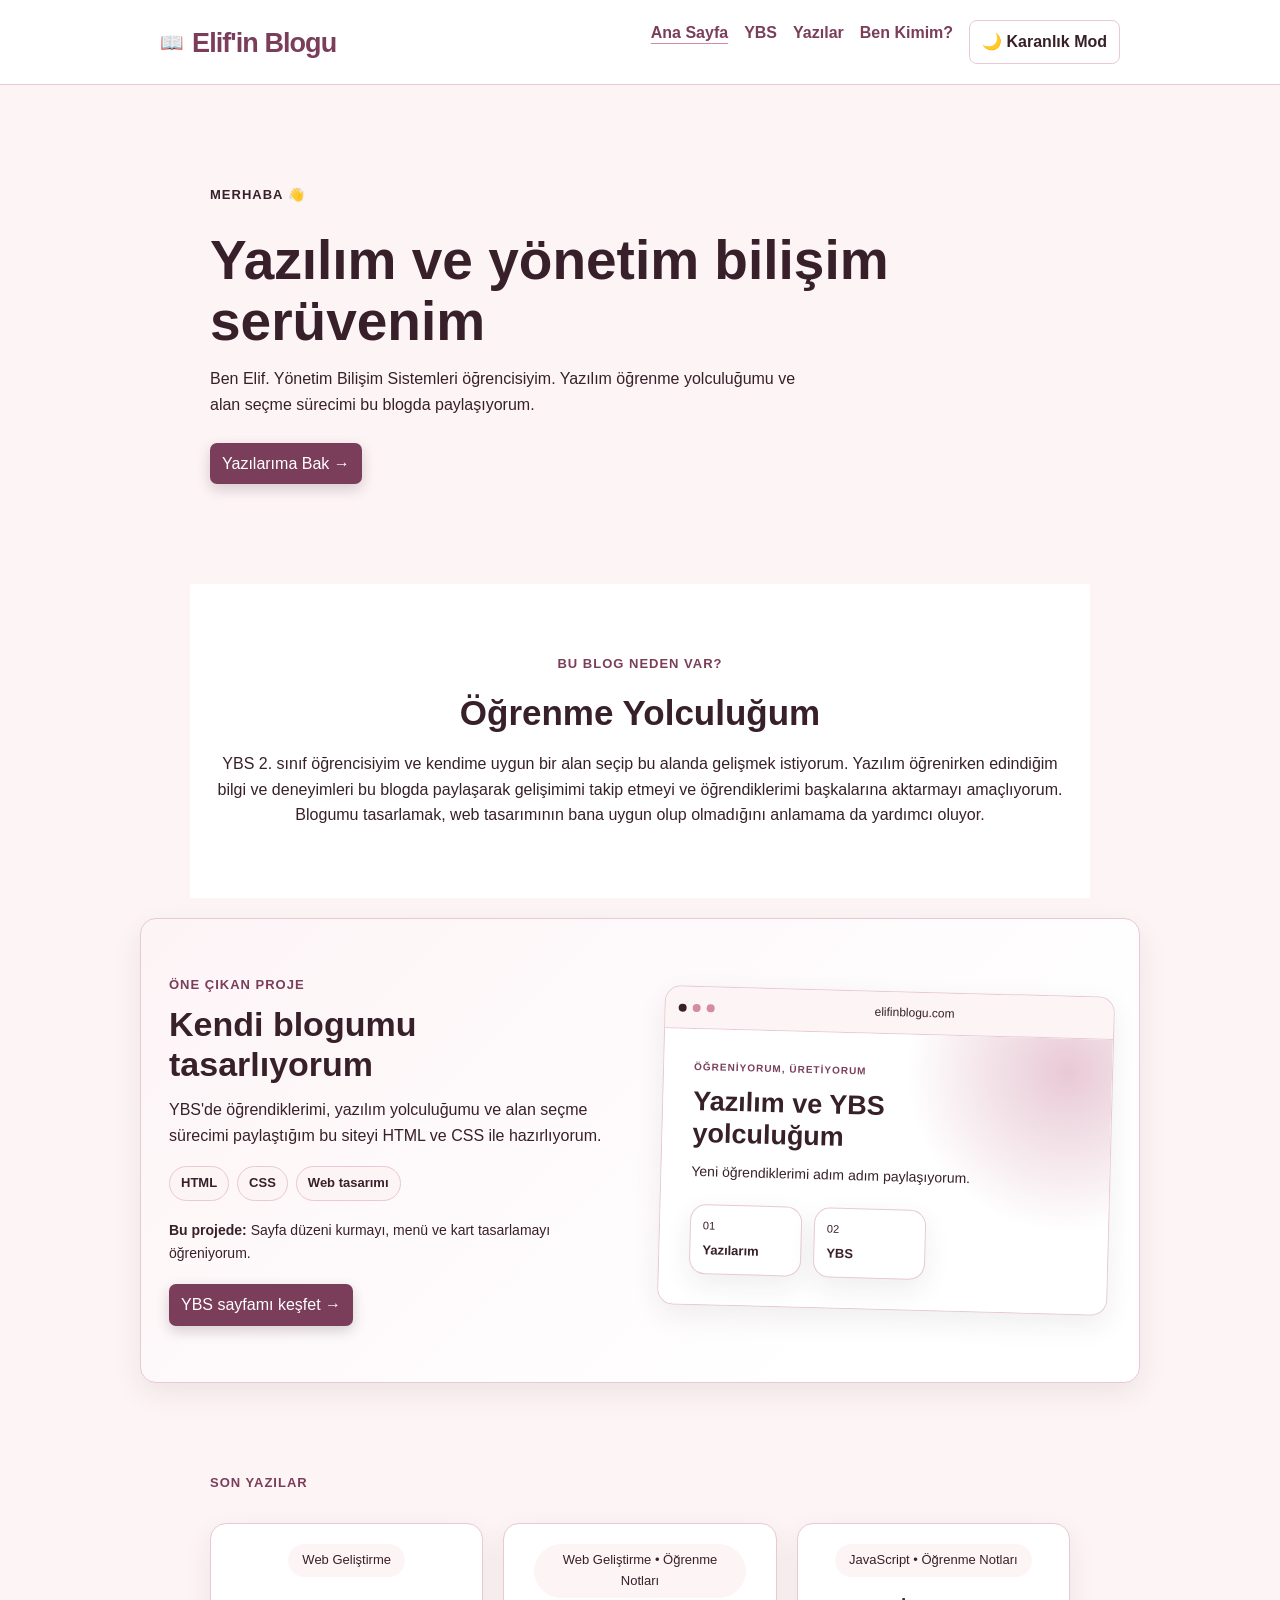
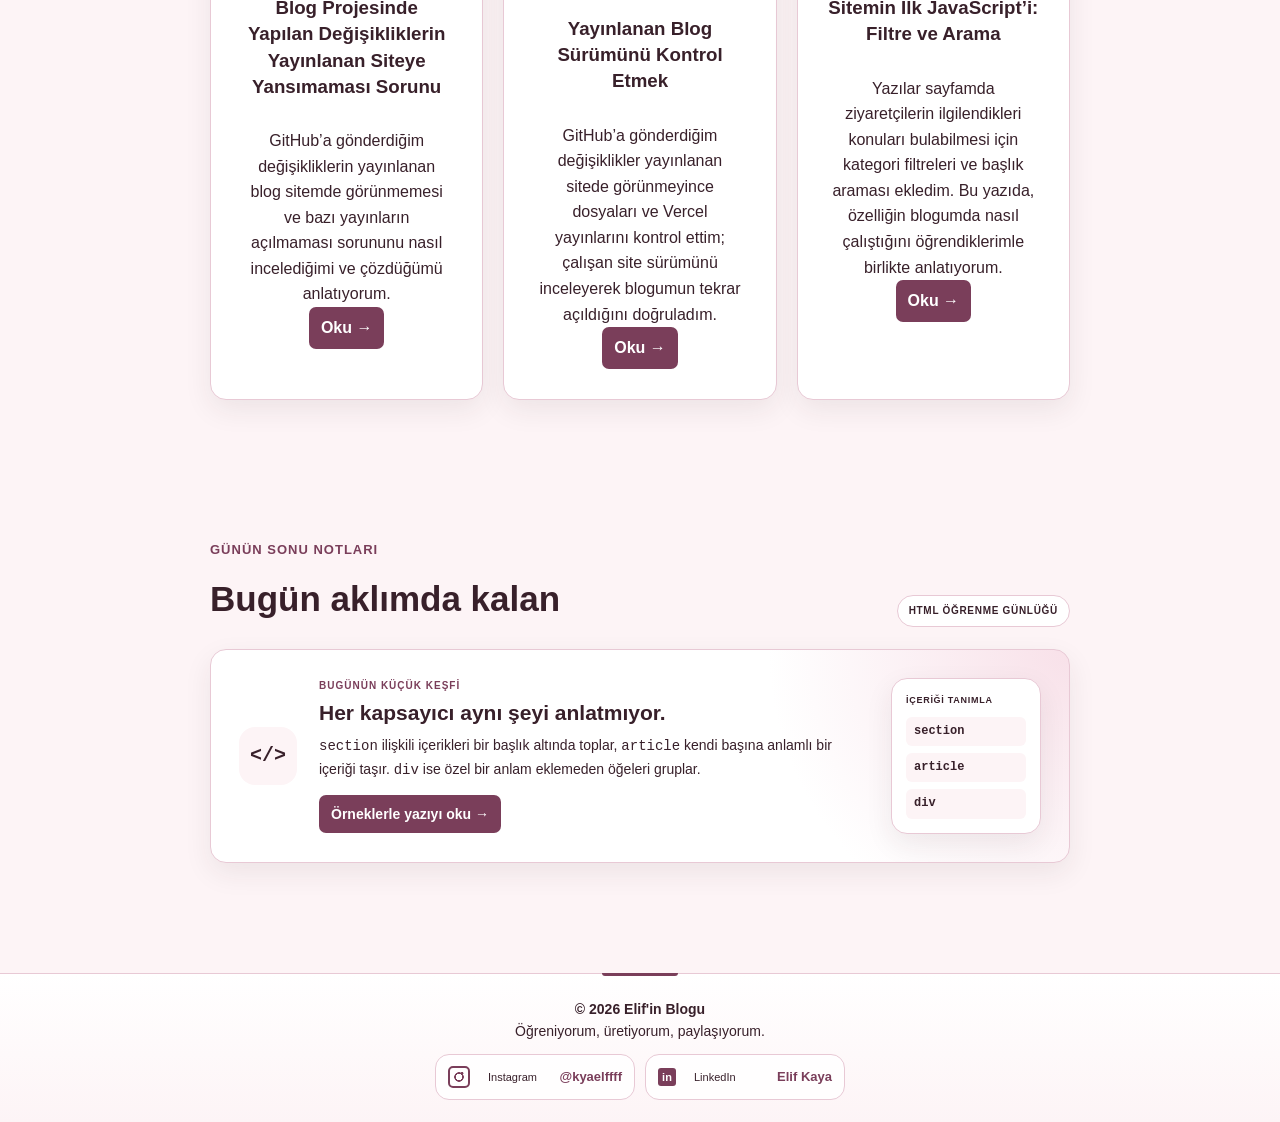
<file: index.html>
﻿<!DOCTYPE html>
<html lang="tr">

<head>
    <meta charset="UTF-8">
    <meta name="viewport" content="width=device-width, initial-scale=1.0">

    <title>Elif'in Blogu</title>
    <meta name="description" content="Elif’in Yönetim Bilişim Sistemleri ve yazılım öğrenme yolculuğunu, projelerini ve blog yazılarını keşfedin.">
    <meta property="og:title" content="Elif’in Blogu | Yazılım ve YBS Yolculuğu">
    <meta property="og:description" content="YBS öğrencisi Elif’in yazılım öğrenme sürecini, web projelerini ve öğrendiklerini paylaştığı kişisel blog.">
    <meta property="og:image" content="./software.png">

    <link rel="stylesheet" href="style.css">
    <script src="script.js" defer></script>
</head>
<body>

    <header>
        <nav>
            <h2 class="site-title"><a href="index.html">Elif'in Blogu</a></h2>

            <div class="menu">
    <a href="index.html" aria-current="page">Ana Sayfa</a>
    <a href="ybs.html">YBS</a>
    <a href="yazilar.html">Yazılar</a>
    <a href="hakkimda.html">Ben Kimim?</a>
    <button id="theme-toggle" type="button" aria-pressed="false">🌙 Karanlık Mod</button>
</div>
        </nav>
    </header>
    <main>

        <!-- Giriş bölümü -->

        <section class="hero">
            <p class="etiket">MERHABA 👋</p>
            <h1 class="hero-masaustu">
                Yazılım ve yönetim bilişim <br>
                serüvenim
                
            </h1>
            <h1 class="hero-mobil">Yazılım yolculuğum</h1>

            <p class="hero-masaustu">
                Ben Elif. Yönetim Bilişim Sistemleri öğrencisiyim.
                Yazılım öğrenme yolculuğumu ve alan seçme sürecimi bu blogda paylaşıyorum.
            </p>
            <p class="hero-mobil">YBS öğrencisiyim. Yazılım öğrenme sürecimi ve keşfettiklerimi paylaşıyorum.</p>

            <a class="buton" href="yazilar.html">
                Yazılarıma Bak →
            </a>

        </section>


        <!-- Blogun amacı -->

        <section class="amac">

            <p class="etiket">BU BLOG NEDEN VAR?</p>

            <h2 class="amac-masaustu">Öğrenme Yolculuğum</h2>
            <h2 class="amac-mobil">Alan seçiyor, kod yazıyorum.</h2>

            <p class="amac-masaustu">
                YBS 2. sınıf öğrencisiyim ve kendime uygun bir alan seçip bu alanda gelişmek istiyorum. Yazılım öğrenirken edindiğim bilgi ve deneyimleri bu blogda paylaşarak gelişimimi takip etmeyi ve öğrendiklerimi başkalarına aktarmayı amaçlıyorum. Blogumu tasarlamak, web tasarımının bana uygun olup olmadığını anlamama da yardımcı oluyor.
            </p>
            <p class="amac-mobil">Bir YBS öğrencisinin öğrenme ve gelişim yolculuğu.</p>

        </section>

        <section class="proje-vitrin" id="projeler">
            <div class="proje-aciklama">
                <p class="etiket">ÖNE ÇIKAN PROJE</p>
                <h2>Kendi blogumu tasarlıyorum</h2>
                <p>YBS'de öğrendiklerimi, yazılım yolculuğumu ve alan seçme sürecimi paylaştığım bu siteyi HTML ve CSS ile hazırlıyorum.</p>
                <div class="proje-etiketleri" aria-label="Kullanılan teknolojiler">
                    <span>HTML</span>
                    <span>CSS</span>
                    <span>Web tasarımı</span>
                </div>
                <p class="proje-notu"><strong>Bu projede:</strong> Sayfa düzeni kurmayı, menü ve kart tasarlamayı öğreniyorum.</p>
                <a class="buton" href="ybs.html">YBS sayfamı keşfet →</a>
            </div>

            <div class="proje-onizleme" aria-label="Blog sitesinin temsili önizlemesi">
                <div class="onizleme-ust">
                    <span></span><span></span><span></span>
                    <p>elifinblogu.com</p>
                </div>
                <div class="onizleme-icerik">
                    <p class="onizleme-etiket">ÖĞRENİYORUM, ÜRETİYORUM</p>
                    <h3>Yazılım ve YBS yolculuğum</h3>
                    <p>Yeni öğrendiklerimi adım adım paylaşıyorum.</p>
                    <div class="onizleme-kartlar">
                        <div><span>01</span><strong>Yazılarım</strong></div>
                        <div><span>02</span><strong>YBS</strong></div>
                    </div>
                </div>
            </div>
        </section>


        
        <!-- Son yazılar -->

        <section class="son-yazilar">

            <p class="etiket">SON YAZILAR</p>

            <div class="kartlar">
                <p id="son-yazilar-yukleniyor" role="status">Son yazılar yükleniyor...</p>
            </div>

        </section>
        <section class="son-yazilar gun-sonu">
            <div class="gun-notu-baslik">
                <div>
                    <p class="etiket">GÜNÜN SONU NOTLARI</p>
                    <h2>Bugün aklımda kalan</h2>
                </div>
                <span class="not-tarih">HTML ÖĞRENME GÜNLÜĞÜ</span>
            </div>

            <article class="gun-notu-karti">
                <div class="not-simge" aria-hidden="true">&lt;/&gt;</div>
                <div class="not-icerik">
                    <p class="not-konu">BUGÜNÜN KÜÇÜK KEŞFİ</p>
                    <h3>Her kapsayıcı aynı şeyi anlatmıyor.</h3>
                    <p><code>section</code> ilişkili içerikleri bir başlık altında toplar, <code>article</code> kendi başına anlamlı bir içeriği taşır. <code>div</code> ise özel bir anlam eklemeden öğeleri gruplar.</p>
                    <a href="etiketler.html">Örneklerle yazıyı oku <span aria-hidden="true">→</span></a>
                </div>
                <div class="not-mini-ornek" aria-label="Bugünkü notun kısa özeti">
                    <span>İÇERİĞİ TANIMLA</span>
                    <b>section</b>
                    <b>article</b>
                    <b>div</b>
                </div>
            </article>
        </section>

    </main>


    <footer>
        <p>© 2026 Elif'in Blogu</p>
        <p>Öğreniyorum, üretiyorum, paylaşıyorum.</p>
        <p><a href="https://www.instagram.com/kyaelffff/" target="_blank" rel="noopener noreferrer"><span>Instagram</span><strong>@kyaelffff</strong></a></p>
        <p><a href="https://www.linkedin.com/in/elif-kaya-b58777379" target="_blank" rel="noopener noreferrer"><span>LinkedIn</span><strong>Elif Kaya</strong></a></p>
    </footer>
    <script src="json-deneme.js"></script>

</body>
</html>
</file>
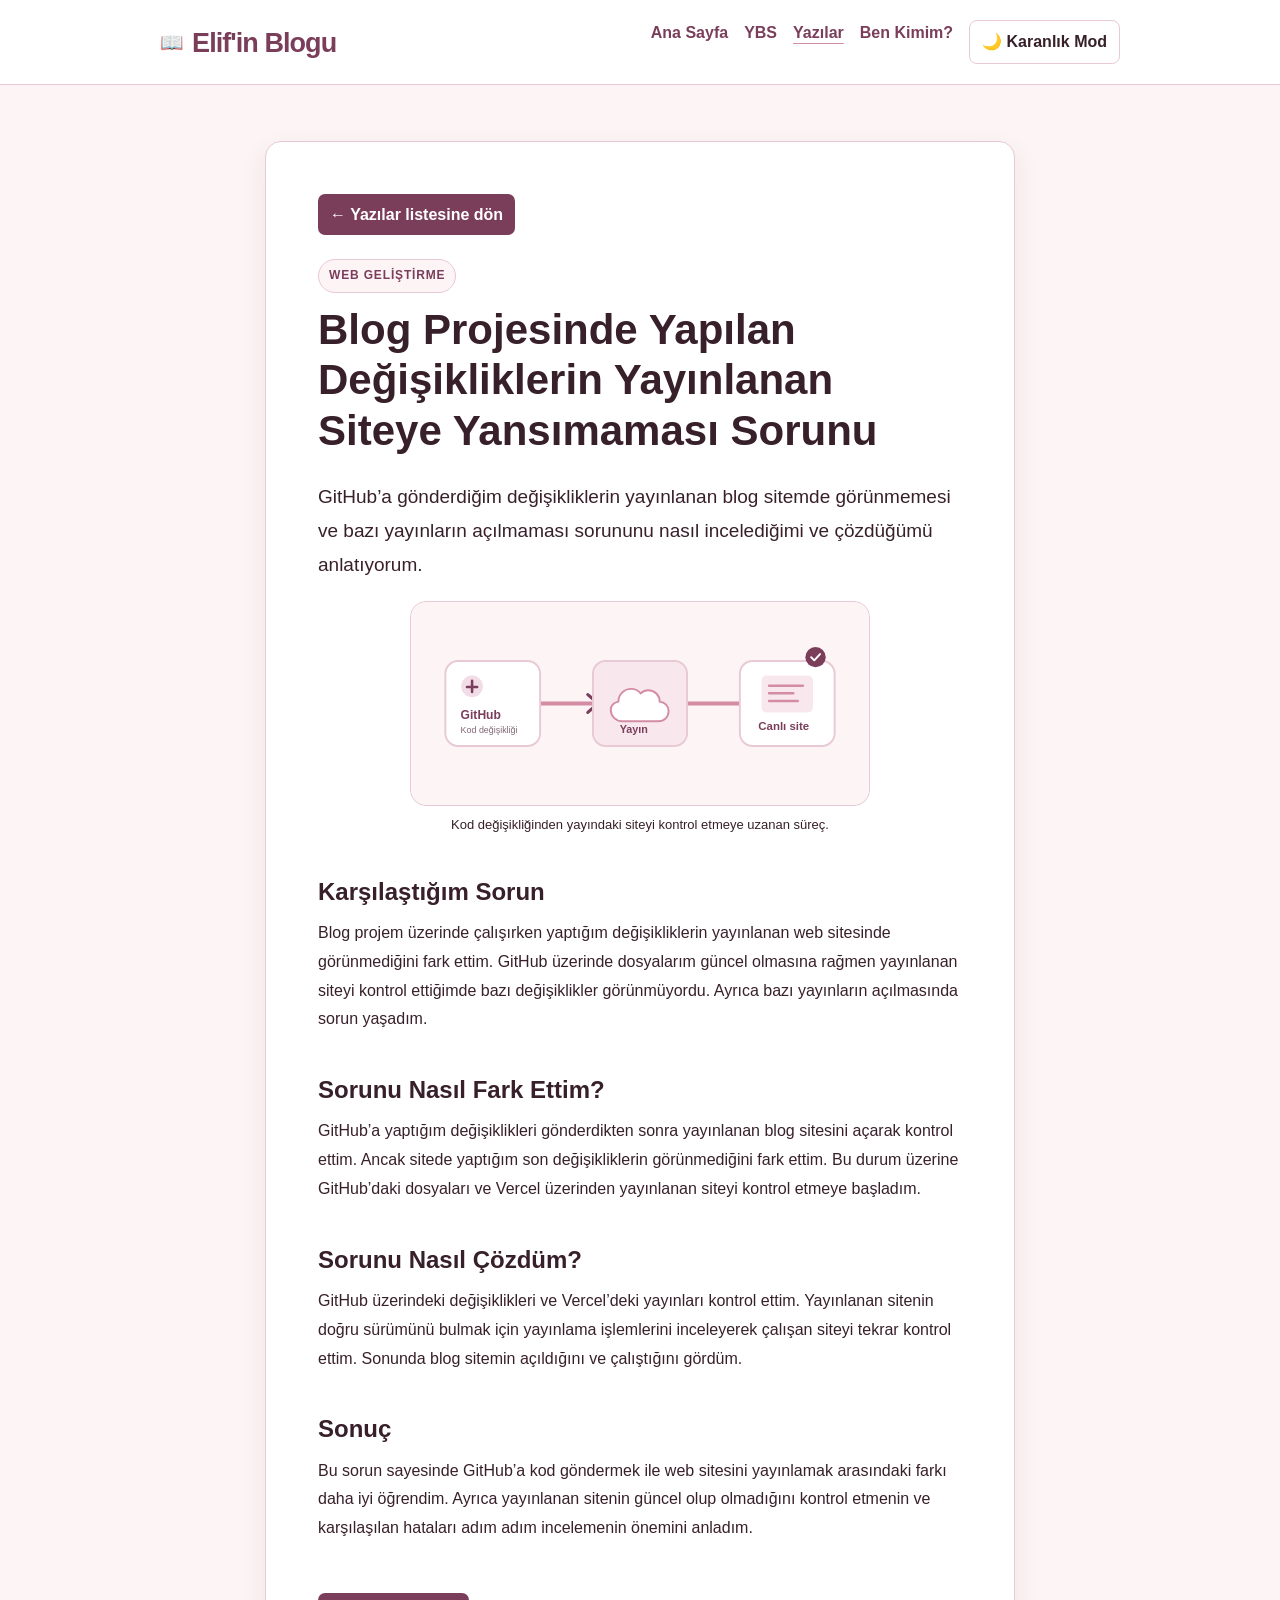
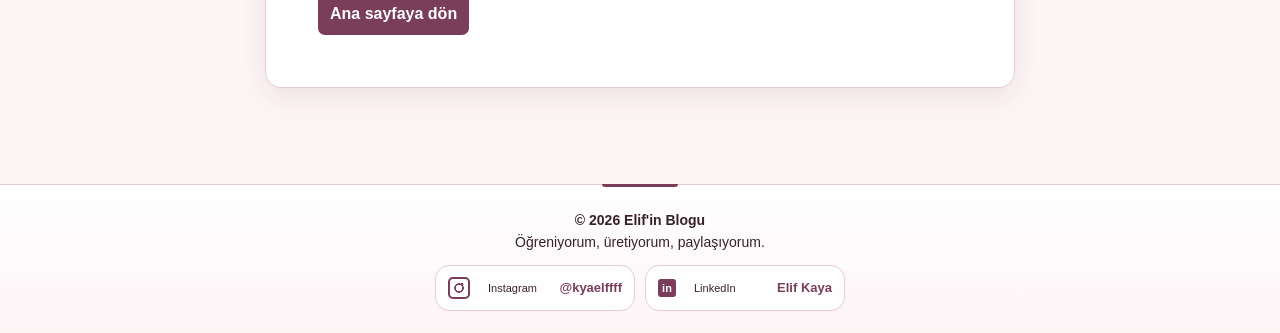
<file: blog-yayinlama-sorunu.html>
<!DOCTYPE html>
<html lang="tr">
<head>
    <meta charset="UTF-8">
    <meta name="viewport" content="width=device-width, initial-scale=1.0">
    <title>Blog Projesinde Yapılan Değişikliklerin Yayınlanan Siteye Yansımaması Sorunu | Elif'in Blogu</title>
    <meta name="description" content="GitHub'a gönderilen değişikliklerin yayınlanan blog sitesinde görünmemesi sorununu nasıl incelediğimi ve çözdüğümü anlatıyorum.">
    <meta property="og:title" content="Blog Projesinde Yapılan Değişikliklerin Yayınlanan Siteye Yansımaması Sorunu">
    <meta property="og:description" content="GitHub'daki değişiklikleri ve Vercel'de yayınlanan siteyi kontrol ederek yaşadığım sorunu nasıl çözdüğümü anlatıyorum.">
    <meta property="og:image" content="./software.png">
    <link rel="stylesheet" href="style.css">
    <script src="script.js" defer></script>
</head>
<body>
    <header>
        <nav>
            <h2 class="site-title"><a href="index.html">Elif'in Blogu</a></h2>
            <div class="menu">
                <a href="index.html">Ana Sayfa</a>
                <a href="ybs.html">YBS</a>
                <a href="yazilar.html" aria-current="page">Yazılar</a>
                <a href="hakkimda.html">Ben Kimim?</a>
                <button id="theme-toggle" type="button" aria-pressed="false">🌙 Karanlık Mod</button>
            </div>
        </nav>
    </header>
    <main class="yazi-sayfasi">
        <article class="yazi">
            <div class="geri-don yazi-listesi-ust"><a href="yazilar.html">← Yazılar listesine dön</a></div>
            <p class="etiket">WEB GELİŞTİRME</p>
            <h1>Blog Projesinde Yapılan Değişikliklerin Yayınlanan Siteye Yansımaması Sorunu</h1>
            <p class="ozet">GitHub’a gönderdiğim değişikliklerin yayınlanan blog sitemde görünmemesi ve bazı yayınların açılmaması sorununu nasıl incelediğimi ve çözdüğümü anlatıyorum.</p>
            <figure class="yazi-gorsel">
                <img src="blog-yayinlama-akisi.svg" alt="Kodun GitHub'dan bulut üzerinden yayınlanıp web sitesinde açılmasını gösteren çizim">
                <figcaption>Kod değişikliğinden yayındaki siteyi kontrol etmeye uzanan süreç.</figcaption>
            </figure>

            <h2>Karşılaştığım Sorun</h2>
            <p>Blog projem üzerinde çalışırken yaptığım değişikliklerin yayınlanan web sitesinde görünmediğini fark ettim. GitHub üzerinde dosyalarım güncel olmasına rağmen yayınlanan siteyi kontrol ettiğimde bazı değişiklikler görünmüyordu. Ayrıca bazı yayınların açılmasında sorun yaşadım.</p>

            <h2>Sorunu Nasıl Fark Ettim?</h2>
            <p>GitHub’a yaptığım değişiklikleri gönderdikten sonra yayınlanan blog sitesini açarak kontrol ettim. Ancak sitede yaptığım son değişikliklerin görünmediğini fark ettim. Bu durum üzerine GitHub’daki dosyaları ve Vercel üzerinden yayınlanan siteyi kontrol etmeye başladım.</p>

            <h2>Sorunu Nasıl Çözdüm?</h2>
            <p>GitHub üzerindeki değişiklikleri ve Vercel’deki yayınları kontrol ettim. Yayınlanan sitenin doğru sürümünü bulmak için yayınlama işlemlerini inceleyerek çalışan siteyi tekrar kontrol ettim. Sonunda blog sitemin açıldığını ve çalıştığını gördüm.</p>

            <h2>Sonuç</h2>
            <p>Bu sorun sayesinde GitHub’a kod göndermek ile web sitesini yayınlamak arasındaki farkı daha iyi öğrendim. Ayrıca yayınlanan sitenin güncel olup olmadığını kontrol etmenin ve karşılaşılan hataları adım adım incelemenin önemini anladım.</p>

            <div class="geri-don">
                <a href="index.html">Ana sayfaya dön</a>
            </div>
        </article>
    </main>
    <footer>
        <p>© 2026 Elif'in Blogu</p>
        <p>Öğreniyorum, üretiyorum, paylaşıyorum.</p>
        <p><a href="https://www.instagram.com/kyaelffff/" target="_blank" rel="noopener noreferrer"><span>Instagram</span><strong>@kyaelffff</strong></a></p>
        <p><a href="https://www.linkedin.com/in/elif-kaya-b58777379" target="_blank" rel="noopener noreferrer"><span>LinkedIn</span><strong>Elif Kaya</strong></a></p>
    </footer>
</body>
</html>
</file>
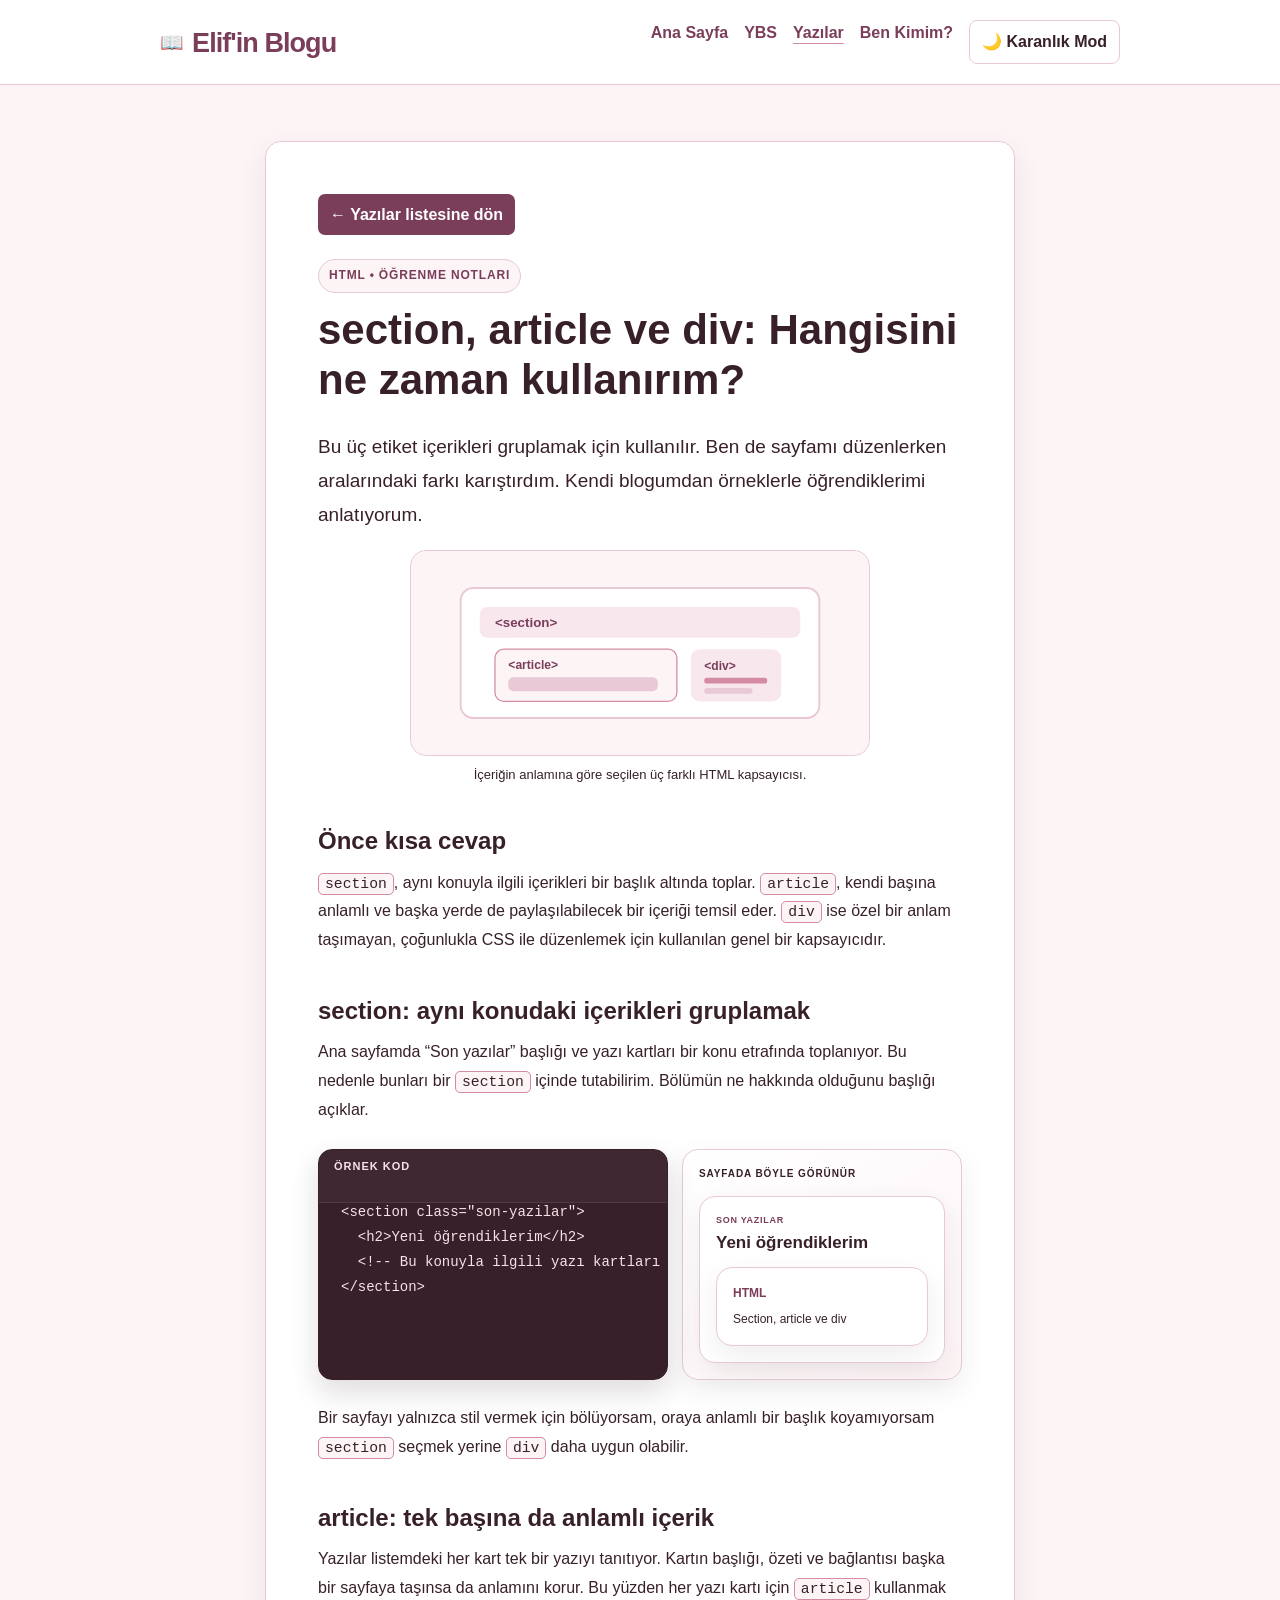
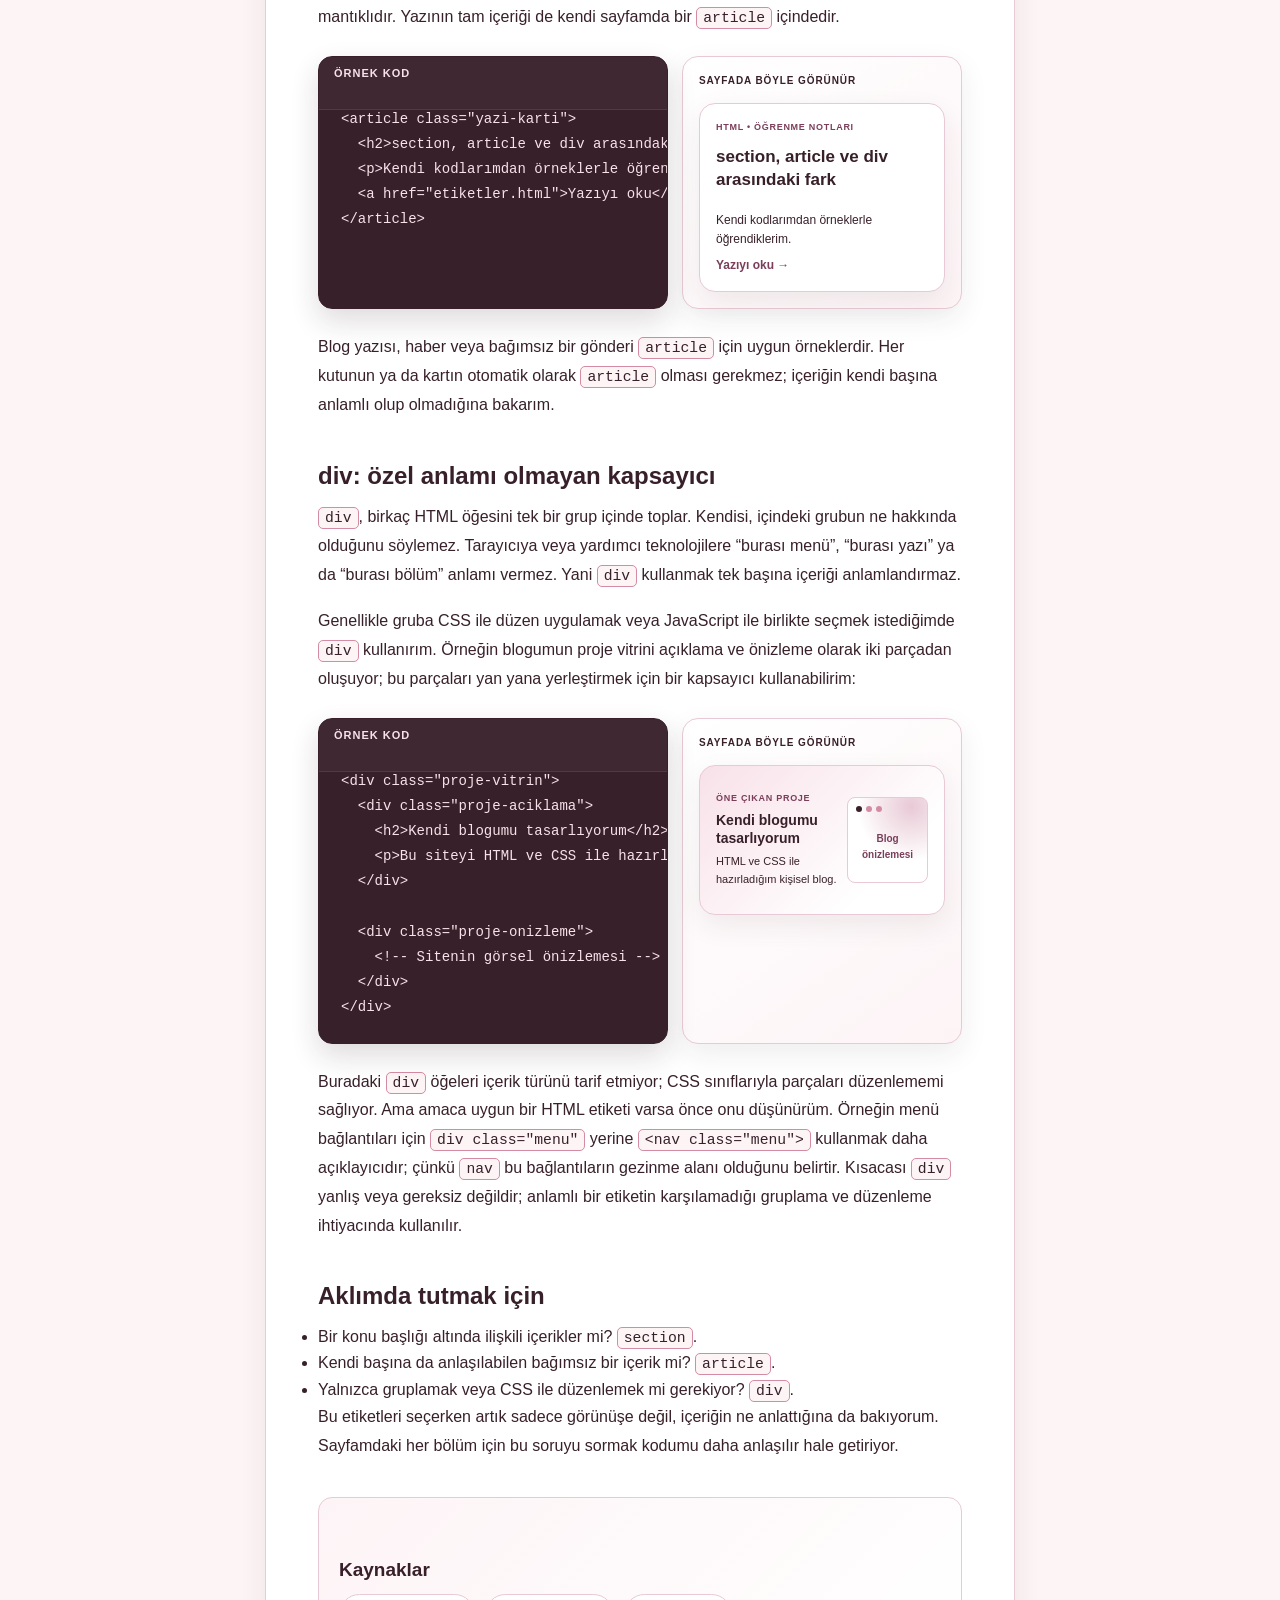
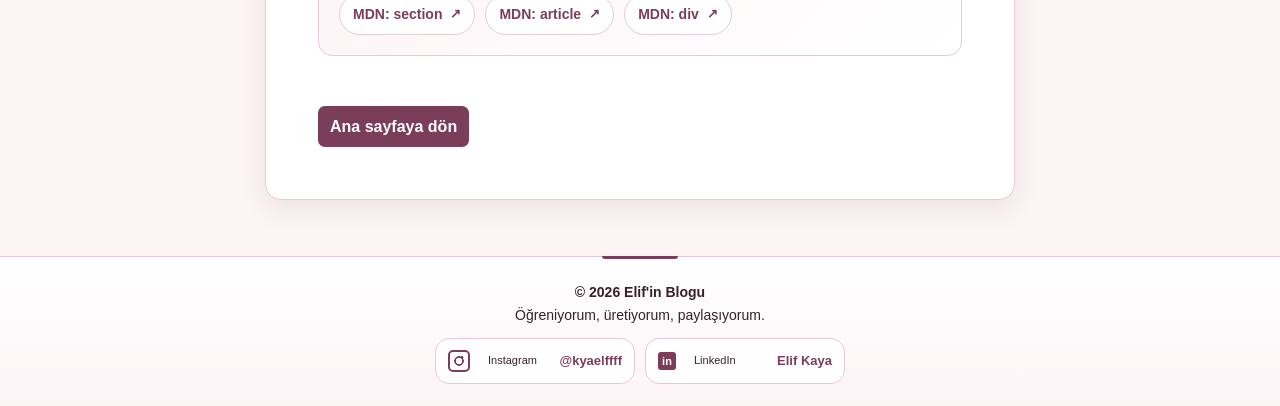
<file: etiketler.html>
﻿<!DOCTYPE html>
<html lang="tr">
<head>
    <meta charset="UTF-8">
    <meta name="viewport" content="width=device-width, initial-scale=1.0">
    <title>section, article ve div Arasındaki Fark | Elif'in Blogu</title>
    <meta name="description" content="section, article ve div etiketlerinin farklarını, Elif’in blogundan HTML örnekleriyle öğrenin.">
    <meta property="og:title" content="section, article ve div Arasındaki Fark">
    <meta property="og:description" content="İlişkili bölümleri section, bağımsız içeriği article, genel gruplamayı div ile işaretlemeyi örneklerle keşfedin.">
    <meta property="og:image" content="./kod-ornegi.jpeg">
    <link rel="stylesheet" href="style.css">
    <script src="script.js" defer></script>
</head>
<body>
    <header>
        <nav>
            <h2 class="site-title"><a href="index.html">Elif'in Blogu</a></h2>
            <div class="menu">
    <a href="index.html">Ana Sayfa</a>
    <a href="ybs.html">YBS</a>
    <a href="yazilar.html" aria-current="page">Yazılar</a>
    <a href="hakkimda.html">Ben Kimim?</a>
    <button id="theme-toggle" type="button" aria-pressed="false">🌙 Karanlık Mod</button>
</div>
        </nav>
    </header>

    <main>
        <article class="yazi">
            <div class="geri-don yazi-listesi-ust"><a href="yazilar.html">← Yazılar listesine dön</a></div>
            <p class="etiket">HTML • ÖĞRENME NOTLARI</p>
            <h1>section, article ve div: Hangisini ne zaman kullanırım?</h1>
            <p class="ozet">Bu üç etiket içerikleri gruplamak için kullanılır. Ben de sayfamı düzenlerken aralarındaki farkı karıştırdım. Kendi blogumdan örneklerle öğrendiklerimi anlatıyorum.</p>
            <figure class="yazi-gorsel">
                <img src="html-kapsayicilar.svg" alt="section, article ve div etiketlerinin içerik bloklarını nasıl grupladığını gösteren çizim">
                <figcaption>İçeriğin anlamına göre seçilen üç farklı HTML kapsayıcısı.</figcaption>
            </figure>

            <h2>Önce kısa cevap</h2>
            <p><code>section</code>, aynı konuyla ilgili içerikleri bir başlık altında toplar. <code>article</code>, kendi başına anlamlı ve başka yerde de paylaşılabilecek bir içeriği temsil eder. <code>div</code> ise özel bir anlam taşımayan, çoğunlukla CSS ile düzenlemek için kullanılan genel bir kapsayıcıdır.</p>

            <h2>section: aynı konudaki içerikleri gruplamak</h2>
            <p>Ana sayfamda “Son yazılar” başlığı ve yazı kartları bir konu etrafında toplanıyor. Bu nedenle bunları bir <code>section</code> içinde tutabilirim. Bölümün ne hakkında olduğunu başlığı açıklar.</p>
            <div class="kod-ornek">
            <pre><code>&lt;section class="son-yazilar"&gt;
  &lt;h2&gt;Yeni öğrendiklerim&lt;/h2&gt;
  &lt;!-- Bu konuyla ilgili yazı kartları --&gt;
&lt;/section&gt;</code></pre>
            <div class="kod-onizleme">
                <span class="onizleme-baslik">SAYFADA BÖYLE GÖRÜNÜR</span>
                <section class="ornek-section">
                    <span class="ornek-etiket">SON YAZILAR</span>
                    <strong>Yeni öğrendiklerim</strong>
                    <div class="ornek-yazi-karti"><b>HTML</b><span>Section, article ve div</span></div>
                </section>
            </div>
            </div>
            <p>Bir sayfayı yalnızca stil vermek için bölüyorsam, oraya anlamlı bir başlık koyamıyorsam <code>section</code> seçmek yerine <code>div</code> daha uygun olabilir.</p>

            <h2>article: tek başına da anlamlı içerik</h2>
            <p>Yazılar listemdeki her kart tek bir yazıyı tanıtıyor. Kartın başlığı, özeti ve bağlantısı başka bir sayfaya taşınsa da anlamını korur. Bu yüzden her yazı kartı için <code>article</code> kullanmak mantıklıdır. Yazının tam içeriği de kendi sayfamda bir <code>article</code> içindedir.</p>
            <div class="kod-ornek">
            <pre><code>&lt;article class="yazi-karti"&gt;
  &lt;h2&gt;section, article ve div arasındaki fark&lt;/h2&gt;
  &lt;p&gt;Kendi kodlarımdan örneklerle öğrendiklerim.&lt;/p&gt;
  &lt;a href="etiketler.html"&gt;Yazıyı oku&lt;/a&gt;
&lt;/article&gt;</code></pre>
            <div class="kod-onizleme">
                <span class="onizleme-baslik">SAYFADA BÖYLE GÖRÜNÜR</span>
                <article class="ornek-yazi-karti buyuk-ornek-kart">
                    <span class="ornek-etiket">HTML • ÖĞRENME NOTLARI</span>
                    <strong>section, article ve div arasındaki fark</strong>
                    <span>Kendi kodlarımdan örneklerle öğrendiklerim.</span>
                    <b class="ornek-link">Yazıyı oku →</b>
                </article>
            </div>
            </div>
            <p>Blog yazısı, haber veya bağımsız bir gönderi <code>article</code> için uygun örneklerdir. Her kutunun ya da kartın otomatik olarak <code>article</code> olması gerekmez; içeriğin kendi başına anlamlı olup olmadığına bakarım.</p>

            <h2>div: özel anlamı olmayan kapsayıcı</h2>
            <p><code>div</code>, birkaç HTML öğesini tek bir grup içinde toplar. Kendisi, içindeki grubun ne hakkında olduğunu söylemez. Tarayıcıya veya yardımcı teknolojilere “burası menü”, “burası yazı” ya da “burası bölüm” anlamı vermez. Yani <code>div</code> kullanmak tek başına içeriği anlamlandırmaz.</p>
            <p>Genellikle gruba CSS ile düzen uygulamak veya JavaScript ile birlikte seçmek istediğimde <code>div</code> kullanırım. Örneğin blogumun proje vitrini açıklama ve önizleme olarak iki parçadan oluşuyor; bu parçaları yan yana yerleştirmek için bir kapsayıcı kullanabilirim:</p>
            <div class="kod-ornek">
            <pre><code>&lt;div class="proje-vitrin"&gt;
  &lt;div class="proje-aciklama"&gt;
    &lt;h2&gt;Kendi blogumu tasarlıyorum&lt;/h2&gt;
    &lt;p&gt;Bu siteyi HTML ve CSS ile hazırlıyorum.&lt;/p&gt;
  &lt;/div&gt;

  &lt;div class="proje-onizleme"&gt;
    &lt;!-- Sitenin görsel önizlemesi --&gt;
  &lt;/div&gt;
&lt;/div&gt;</code></pre>
            <div class="kod-onizleme">
                <span class="onizleme-baslik">SAYFADA BÖYLE GÖRÜNÜR</span>
                <div class="ornek-vitrin">
                    <div><span class="ornek-etiket">ÖNE ÇIKAN PROJE</span><strong>Kendi blogumu tasarlıyorum</strong><span>HTML ve CSS ile hazırladığım kişisel blog.</span></div>
                    <div class="ornek-ekran"><i></i><i></i><i></i><span>Blog önizlemesi</span></div>
                </div>
            </div>
            </div>
            <p>Buradaki <code>div</code> öğeleri içerik türünü tarif etmiyor; CSS sınıflarıyla parçaları düzenlememi sağlıyor. Ama amaca uygun bir HTML etiketi varsa önce onu düşünürüm. Örneğin menü bağlantıları için <code>div class="menu"</code> yerine <code>&lt;nav class="menu"&gt;</code> kullanmak daha açıklayıcıdır; çünkü <code>nav</code> bu bağlantıların gezinme alanı olduğunu belirtir. Kısacası <code>div</code> yanlış veya gereksiz değildir; anlamlı bir etiketin karşılamadığı gruplama ve düzenleme ihtiyacında kullanılır.</p>

            <h2>Aklımda tutmak için</h2>
            <ul>
                <li>Bir konu başlığı altında ilişkili içerikler mi? <code>section</code>.</li>
                <li>Kendi başına da anlaşılabilen bağımsız bir içerik mi? <code>article</code>.</li>
                <li>Yalnızca gruplamak veya CSS ile düzenlemek mi gerekiyor? <code>div</code>.</li>
            </ul>
            <p>Bu etiketleri seçerken artık sadece görünüşe değil, içeriğin ne anlattığına da bakıyorum. Sayfamdaki her bölüm için bu soruyu sormak kodumu daha anlaşılır hale getiriyor.</p>

            <section class="yazi-kaynaklar" aria-labelledby="kaynaklar-baslik">
                <h2 id="kaynaklar-baslik">Kaynaklar</h2>
                <ul>
                    <li><a href="https://developer.mozilla.org/en-US/docs/Web/HTML/Element/section" target="_blank" rel="noopener noreferrer">MDN: section</a></li>
                    <li><a href="https://developer.mozilla.org/en-US/docs/Web/HTML/Element/article" target="_blank" rel="noopener noreferrer">MDN: article</a></li>
                    <li><a href="https://developer.mozilla.org/en-US/docs/Web/HTML/Element/div" target="_blank" rel="noopener noreferrer">MDN: div</a></li>
                </ul>
            </section>
            <div class="geri-don">

                <a href="index.html">Ana sayfaya dön</a>
            </div>
        </article>
    </main>

    <footer>
        <p>© 2026 Elif'in Blogu</p>
        <p>Öğreniyorum, üretiyorum, paylaşıyorum.</p>
        <p><a href="https://www.instagram.com/kyaelffff/" target="_blank" rel="noopener noreferrer"><span>Instagram</span><strong>@kyaelffff</strong></a></p>
        <p><a href="https://www.linkedin.com/in/elif-kaya-b58777379" target="_blank" rel="noopener noreferrer"><span>LinkedIn</span><strong>Elif Kaya</strong></a></p>
    </footer>
</body>
</html>
</file>
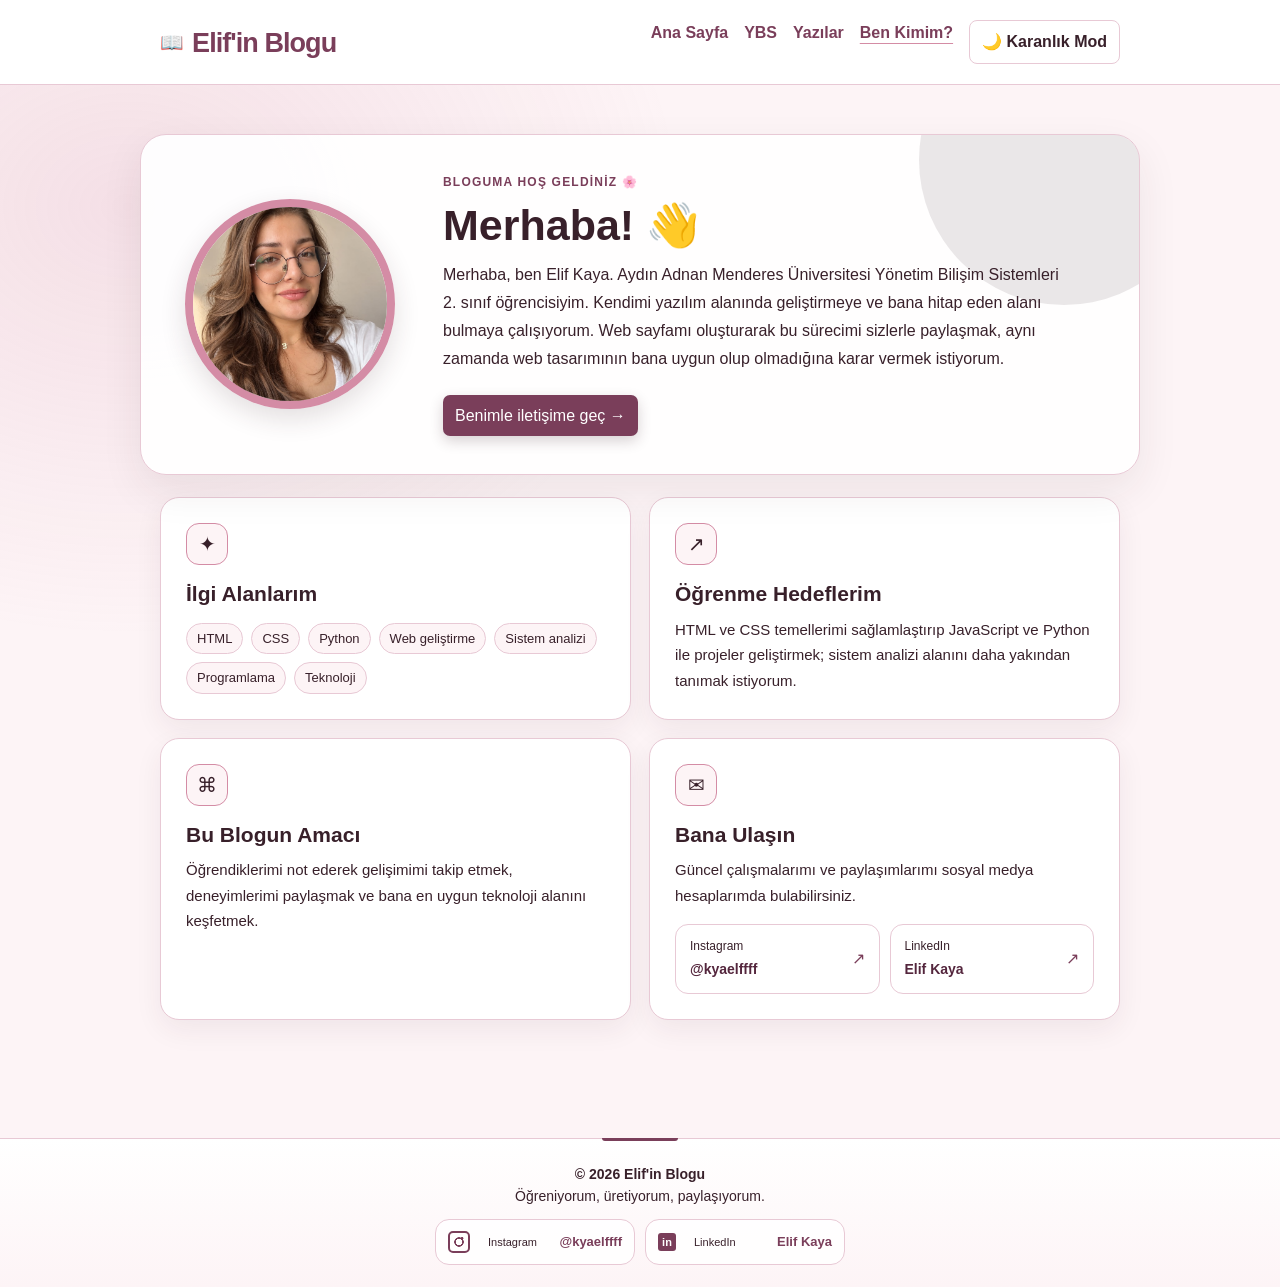
<file: hakkimda.html>
﻿<!DOCTYPE html>
<html lang="tr">
<head>
    <meta charset="UTF-8">
    <meta name="viewport" content="width=device-width, initial-scale=1.0">
    <title>Hakkımda | Elif'in Blogu</title>
    <meta name="description" content="Aydın Adnan Menderes Üniversitesi YBS öğrencisi Elif Kaya’yı, ilgi alanlarını ve yazılım öğrenme hedeflerini tanıyın.">
    <meta property="og:title" content="Hakkımda | Elif Kaya">
    <meta property="og:description" content="Elif Kaya’nın YBS eğitimi, teknoloji ilgi alanları, öğrenme hedefleri ve bu blogu oluşturma amacı.">
    <meta property="og:image" content="./profil-fotografi.jpeg">
    <link rel="stylesheet" href="style.css">
    <script src="script.js" defer></script>
</head>
<body class="hakkimda-body">
    <header>
        <nav>
            <h2 class="site-title"><a href="index.html">Elif'in Blogu</a></h2>
            <div class="menu">
    <a href="index.html">Ana Sayfa</a>
    <a href="ybs.html">YBS</a>
    <a href="yazilar.html">Yazılar</a>
    <a href="hakkimda.html" aria-current="page">Ben Kimim?</a>
    <button id="theme-toggle" type="button" aria-pressed="false">🌙 Karanlık Mod</button>
</div>
        </nav>
    </header>

    <main class="hakkimda-sayfasi">
        <section class="hakkimda-hero" aria-labelledby="hakkimda-baslik">
            <img class="hakkimda-portre" src="profil-fotografi.jpeg" alt="Elif Kaya'nın portre fotoğrafı">
            <div class="hakkimda-tanitim">
                <p class="hakkimda-ust-etiket">BLOGUMA HOŞ GELDİNİZ 🌸</p>
                <h1 id="hakkimda-baslik">Merhaba! 👋</h1>
                <p class="hakkimda-ozet">Merhaba, ben Elif Kaya. Aydın Adnan Menderes Üniversitesi Yönetim Bilişim Sistemleri 2. sınıf öğrencisiyim. Kendimi yazılım alanında geliştirmeye ve bana hitap eden alanı bulmaya çalışıyorum. Web sayfamı oluşturarak bu sürecimi sizlerle paylaşmak, aynı zamanda web tasarımının bana uygun olup olmadığına karar vermek istiyorum.</p>
                <div class="hakkimda-eylemler">
                    <a class="buton" href="#iletisim">Benimle iletişime geç <span aria-hidden="true">→</span></a>
                </div>
            </div>
        </section>

        <section class="hakkimda-kartlar" aria-label="Hakkımda detayları">
            <article class="hakkimda-bilgi-karti">
                <span class="hakkimda-ikon" aria-hidden="true">✦</span>
                <h2>İlgi Alanlarım</h2>
                <ul class="ilgi-etiketleri">
                    <li>HTML</li><li>CSS</li><li>Python</li>
                    <li>Web geliştirme</li><li>Sistem analizi</li><li>Programlama</li><li>Teknoloji</li>
                </ul>
            </article>

            <article class="hakkimda-bilgi-karti">
                <span class="hakkimda-ikon" aria-hidden="true">↗</span>
                <h2>Öğrenme Hedeflerim</h2>
                <p>HTML ve CSS temellerimi sağlamlaştırıp JavaScript ve Python ile projeler geliştirmek; sistem analizi alanını daha yakından tanımak istiyorum.</p>
            </article>

            <article class="hakkimda-bilgi-karti">
                <span class="hakkimda-ikon" aria-hidden="true">⌘</span>
                <h2>Bu Blogun Amacı</h2>
                <p>Öğrendiklerimi not ederek gelişimimi takip etmek, deneyimlerimi paylaşmak ve bana en uygun teknoloji alanını keşfetmek.</p>
            </article>

            <article class="hakkimda-bilgi-karti hakkimda-iletisim-karti" id="iletisim">
                <span class="hakkimda-ikon" aria-hidden="true">✉</span>
                <h2>Bana Ulaşın</h2>
                <p>Güncel çalışmalarımı ve paylaşımlarımı sosyal medya hesaplarımda bulabilirsiniz.</p>
                <div class="hakkimda-sosyal-linkler">
                    <a href="https://www.instagram.com/kyaelffff/" target="_blank" rel="noopener noreferrer">
                        <span>Instagram</span><strong>@kyaelffff</strong><span aria-hidden="true">↗</span>
                    </a>
                    <a href="https://www.linkedin.com/in/elif-kaya-b58777379" target="_blank" rel="noopener noreferrer">
                        <span>LinkedIn</span><strong>Elif Kaya</strong><span aria-hidden="true">↗</span>
                    </a>
                </div>
            </article>
        </section>
    </main>

    <footer>
        <p>© 2026 Elif'in Blogu</p>
        <p>Öğreniyorum, üretiyorum, paylaşıyorum.</p>
        <p><a href="https://www.instagram.com/kyaelffff/" target="_blank" rel="noopener noreferrer"><span>Instagram</span><strong>@kyaelffff</strong></a></p>
        <p><a href="https://www.linkedin.com/in/elif-kaya-b58777379" target="_blank" rel="noopener noreferrer"><span>LinkedIn</span><strong>Elif Kaya</strong></a></p>
    </footer>
</body>
</html>
</file>
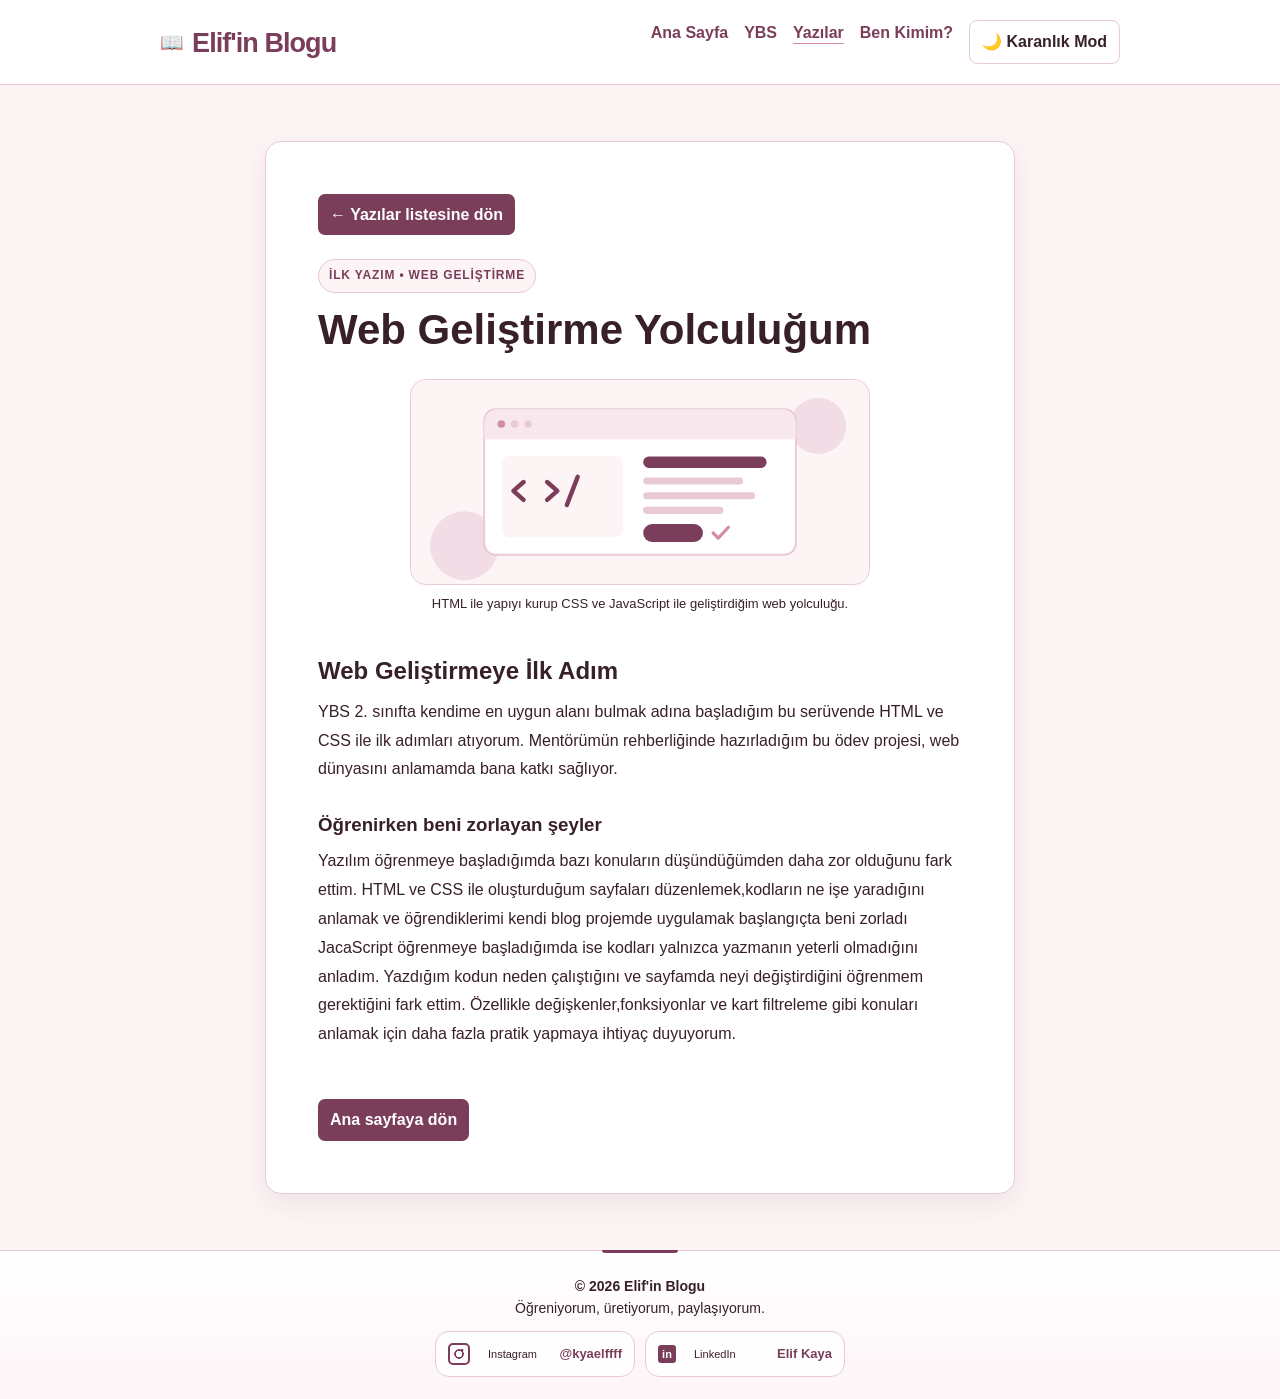
<file: ilk-yazi.html>
﻿<!DOCTYPE html>
<html lang="tr">
<head>
    <meta charset="UTF-8">
    <meta name="viewport" content="width=device-width, initial-scale=1.0">
    <title>İlk Yazım | Elif'in Blogu</title>
    <meta name="description" content="Elif’in YBS öğrencisi olarak HTML ve CSS ile web geliştirmeye attığı ilk adımları okuyun.">
    <meta property="og:title" content="İlk Yazım | Web Geliştirme Yolculuğum">
    <meta property="og:description" content="YBS 2. sınıfta başlayan web geliştirme serüveni: HTML ve CSS ile ilk adımlar ve öğrenme süreci.">
    <meta property="og:image" content="./kod-ornegi.jpeg">
    <link rel="stylesheet" href="style.css">
    <script src="script.js" defer></script>
</head>
<body>
    <header>
        <nav>
            <h2 class="site-title"><a href="index.html">Elif'in Blogu</a></h2>
            <div class="menu">
    <a href="index.html">Ana Sayfa</a>
    <a href="ybs.html">YBS</a>
    <a href="yazilar.html" aria-current="page">Yazılar</a>
    <a href="hakkimda.html">Ben Kimim?</a>
    <button id="theme-toggle" type="button" aria-pressed="false">🌙 Karanlık Mod</button>
</div>
        </nav>
    </header>
    <main>
        <article class="yazi">
            <div class="geri-don yazi-listesi-ust"><a href="yazilar.html">← Yazılar listesine dön</a></div>
            <p class="etiket">İLK YAZIM • WEB GELİŞTİRME</p>
            <h1>Web Geliştirme Yolculuğum</h1>
            <figure class="yazi-gorsel">
                <img src="web-gelistirme-yolculugu.svg" alt="HTML, CSS ve JavaScript etiketleriyle tasarlanmış bir tarayıcı penceresi">
                <figcaption>HTML ile yapıyı kurup CSS ve JavaScript ile geliştirdiğim web yolculuğu.</figcaption>
            </figure>
            <h2>Web Geliştirmeye İlk Adım</h2>
            <p>YBS 2. sınıfta kendime en uygun alanı bulmak adına başladığım bu serüvende HTML ve CSS ile ilk adımları atıyorum. Mentörümün rehberliğinde hazırladığım bu ödev projesi, web dünyasını anlamamda bana katkı sağlıyor.</p>
            <h3>Öğrenirken beni zorlayan şeyler</h3>
            <p> Yazılım öğrenmeye başladığımda bazı konuların düşündüğümden daha zor olduğunu fark ettim. HTML ve CSS ile oluşturduğum sayfaları düzenlemek,kodların ne işe yaradığını anlamak ve öğrendiklerimi kendi blog projemde uygulamak başlangıçta beni zorladı JacaScript öğrenmeye başladığımda ise kodları yalnızca yazmanın yeterli olmadığını anladım. Yazdığım kodun neden çalıştığını ve sayfamda neyi değiştirdiğini öğrenmem gerektiğini fark ettim. Özellikle değişkenler,fonksiyonlar ve kart filtreleme gibi konuları anlamak için daha fazla pratik yapmaya ihtiyaç duyuyorum.
                <div class=""></div></p>

            <div class="geri-don">

                <a href="index.html">Ana sayfaya dön</a>
            </div>
        </article>
    </main>
    <footer>
        <p>© 2026 Elif'in Blogu</p>
        <p>Öğreniyorum, üretiyorum, paylaşıyorum.</p>
        <p><a href="https://www.instagram.com/kyaelffff/" target="_blank" rel="noopener noreferrer"><span>Instagram</span><strong>@kyaelffff</strong></a></p>
        <p><a href="https://www.linkedin.com/in/elif-kaya-b58777379" target="_blank" rel="noopener noreferrer"><span>LinkedIn</span><strong>Elif Kaya</strong></a></p>
    </footer>
</body>
</html>
</file>
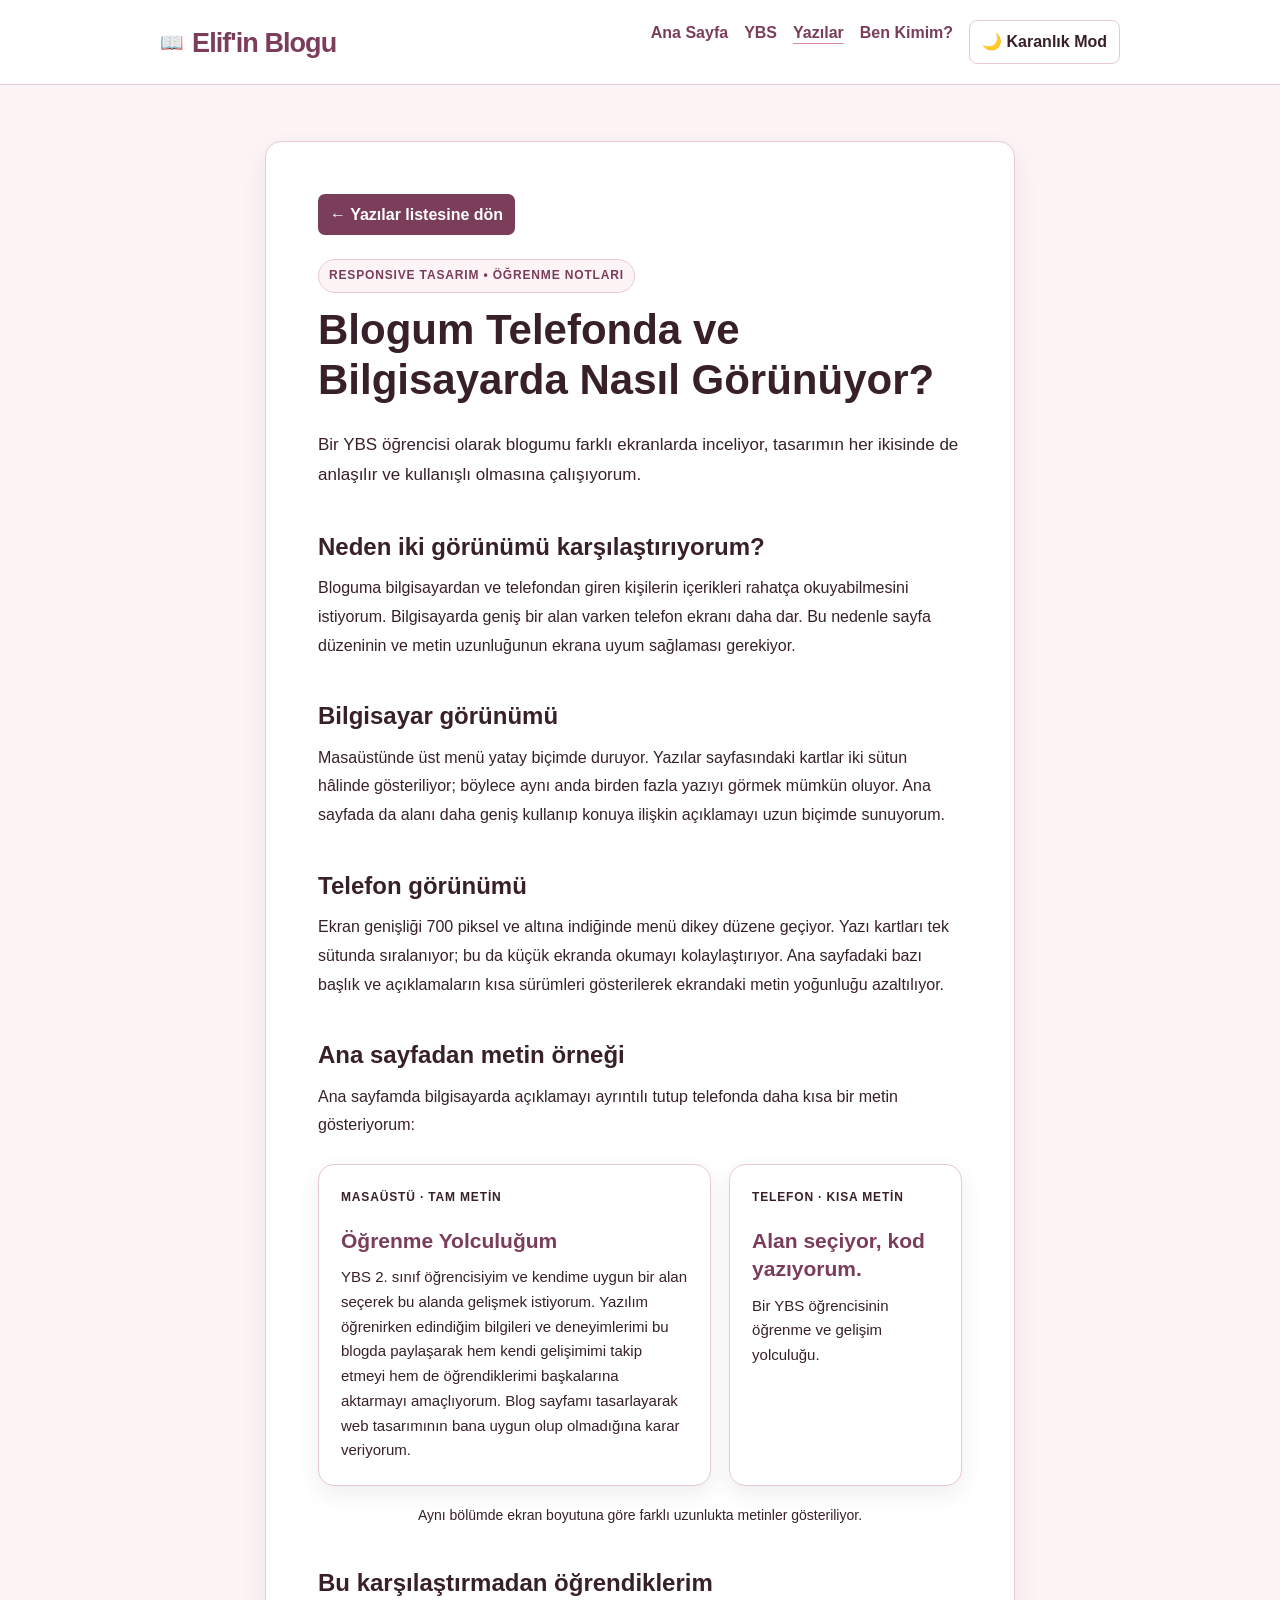
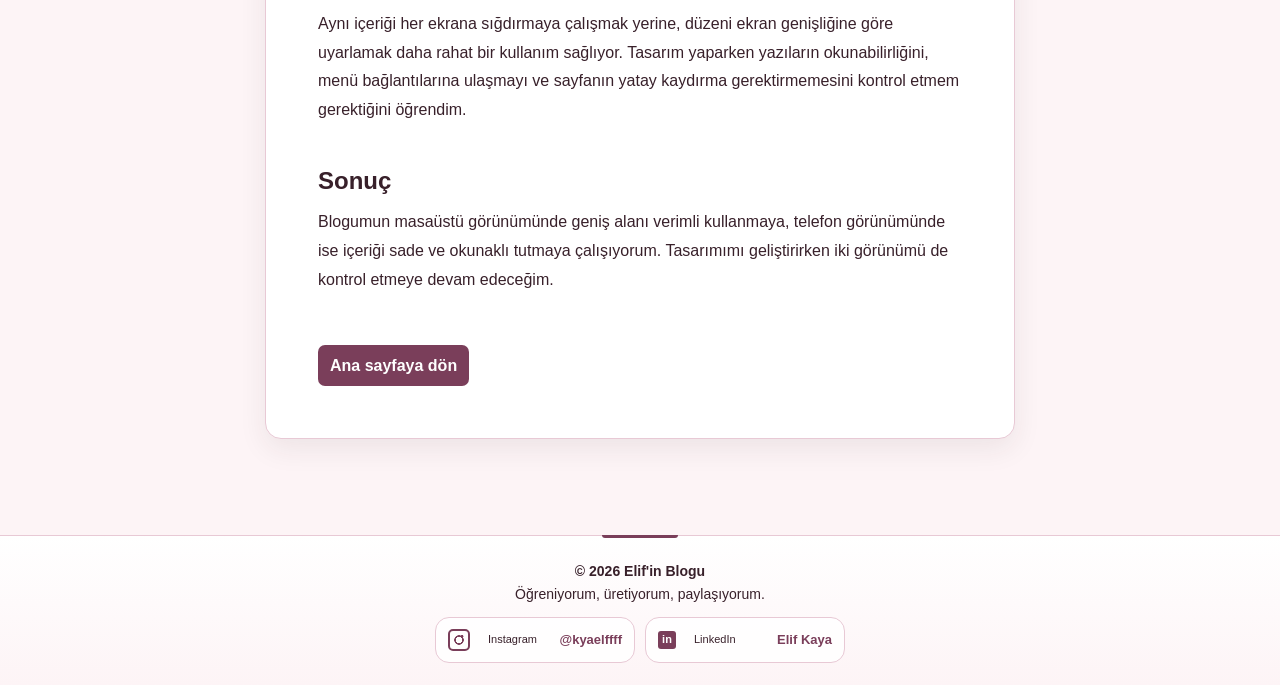
<file: mobil-masaustu-karsilastirmasi.html>
﻿<!DOCTYPE html>
<html lang="tr">
<head>
    <meta charset="UTF-8">
    <meta name="viewport" content="width=device-width, initial-scale=1.0">
    <title>Blogum Telefonda ve Bilgisayarda | Elif'in Blogu</title>
    <meta name="description" content="Elif’in blogunun masaüstü ve telefon görünümlerini, duyarlı tasarım kararlarıyla birlikte inceleyin.">
    <meta property="og:title" content="Blogum Telefonda ve Bilgisayarda">
    <meta property="og:description" content="Menü, yazı kartları ve metinlerin farklı ekran genişliklerinde nasıl değiştiğine dair responsive tasarım incelemesi.">
    <meta property="og:image" content="./software.png">
    <link rel="stylesheet" href="style.css">
    <script src="script.js" defer></script>
</head>
<body>
    <header>
        <nav>
            <h2 class="site-title"><a href="index.html">Elif'in Blogu</a></h2>
            <div class="menu">
                <a href="index.html">Ana Sayfa</a>
                <a href="ybs.html">YBS</a>
                <a href="yazilar.html" aria-current="page">Yazılar</a>
                <a href="hakkimda.html">Ben Kimim?</a>
                <button id="theme-toggle" type="button" aria-pressed="false">🌙 Karanlık Mod</button>
            </div>
        </nav>
    </header>

    <main class="yazi-sayfasi">
        <article class="yazi">
            <div class="geri-don yazi-listesi-ust"><a href="yazilar.html">← Yazılar listesine dön</a></div>
            <p class="etiket">RESPONSIVE TASARIM • ÖĞRENME NOTLARI</p>
            <h1 class="karsilastirma-baslik">Blogum Telefonda ve Bilgisayarda Nasıl Görünüyor?</h1>
            <p class="ozet karsilastirma-ozet">Bir YBS öğrencisi olarak blogumu farklı ekranlarda inceliyor, tasarımın her ikisinde de anlaşılır ve kullanışlı olmasına çalışıyorum.</p>

            <h2>Neden iki görünümü karşılaştırıyorum?</h2>
            <p>Bloguma bilgisayardan ve telefondan giren kişilerin içerikleri rahatça okuyabilmesini istiyorum. Bilgisayarda geniş bir alan varken telefon ekranı daha dar. Bu nedenle sayfa düzeninin ve metin uzunluğunun ekrana uyum sağlaması gerekiyor.</p>

            <h2>Bilgisayar görünümü</h2>
            <p>Masaüstünde üst menü yatay biçimde duruyor. Yazılar sayfasındaki kartlar iki sütun hâlinde gösteriliyor; böylece aynı anda birden fazla yazıyı görmek mümkün oluyor. Ana sayfada da alanı daha geniş kullanıp konuya ilişkin açıklamayı uzun biçimde sunuyorum.</p>

            <h2>Telefon görünümü</h2>
            <p>Ekran genişliği 700 piksel ve altına indiğinde menü dikey düzene geçiyor. Yazı kartları tek sütunda sıralanıyor; bu da küçük ekranda okumayı kolaylaştırıyor. Ana sayfadaki bazı başlık ve açıklamaların kısa sürümleri gösterilerek ekrandaki metin yoğunluğu azaltılıyor.</p>

            <h2>Ana sayfadan metin örneği</h2>
            <p>Ana sayfamda bilgisayarda açıklamayı ayrıntılı tutup telefonda daha kısa bir metin gösteriyorum:</p>
            <figure class="metin-karsilastirma" aria-label="Ana sayfanın masaüstü ve telefon metinlerinin karşılaştırması">
                <div class="metin-ornek metin-ornek--masaustu">
                    <p class="metin-ornek-etiket">MASAÜSTÜ · TAM METİN</p>
                    <h3>Öğrenme Yolculuğum</h3>
                    <p>YBS 2. sınıf öğrencisiyim ve kendime uygun bir alan seçerek bu alanda gelişmek istiyorum. Yazılım öğrenirken edindiğim bilgileri ve deneyimlerimi bu blogda paylaşarak hem kendi gelişimimi takip etmeyi hem de öğrendiklerimi başkalarına aktarmayı amaçlıyorum. Blog sayfamı tasarlayarak web tasarımının bana uygun olup olmadığına karar veriyorum.</p>
                </div>
                <div class="metin-ornek metin-ornek--telefon">
                    <p class="metin-ornek-etiket">TELEFON · KISA METİN</p>
                    <h3>Alan seçiyor, kod yazıyorum.</h3>
                    <p>Bir YBS öğrencisinin öğrenme ve gelişim yolculuğu.</p>
                </div>
                <figcaption>Aynı bölümde ekran boyutuna göre farklı uzunlukta metinler gösteriliyor.</figcaption>
            </figure>

            <h2>Bu karşılaştırmadan öğrendiklerim</h2>
            <p>Aynı içeriği her ekrana sığdırmaya çalışmak yerine, düzeni ekran genişliğine göre uyarlamak daha rahat bir kullanım sağlıyor. Tasarım yaparken yazıların okunabilirliğini, menü bağlantılarına ulaşmayı ve sayfanın yatay kaydırma gerektirmemesini kontrol etmem gerektiğini öğrendim.</p>

            <h2>Sonuç</h2>
            <p>Blogumun masaüstü görünümünde geniş alanı verimli kullanmaya, telefon görünümünde ise içeriği sade ve okunaklı tutmaya çalışıyorum. Tasarımımı geliştirirken iki görünümü de kontrol etmeye devam edeceğim.</p>

            <div class="geri-don">

                <a href="index.html">Ana sayfaya dön</a>
            </div>
        </article>
    </main>

    <footer>
        <p>© 2026 Elif'in Blogu</p>
        <p>Öğreniyorum, üretiyorum, paylaşıyorum.</p>
        <p><a href="https://www.instagram.com/kyaelffff/" target="_blank" rel="noopener noreferrer"><span>Instagram</span><strong>@kyaelffff</strong></a></p>
        <p><a href="https://www.linkedin.com/in/elif-kaya-b58777379" target="_blank" rel="noopener noreferrer"><span>LinkedIn</span><strong>Elif Kaya</strong></a></p>
    </footer>
</body>
</html>
</file>
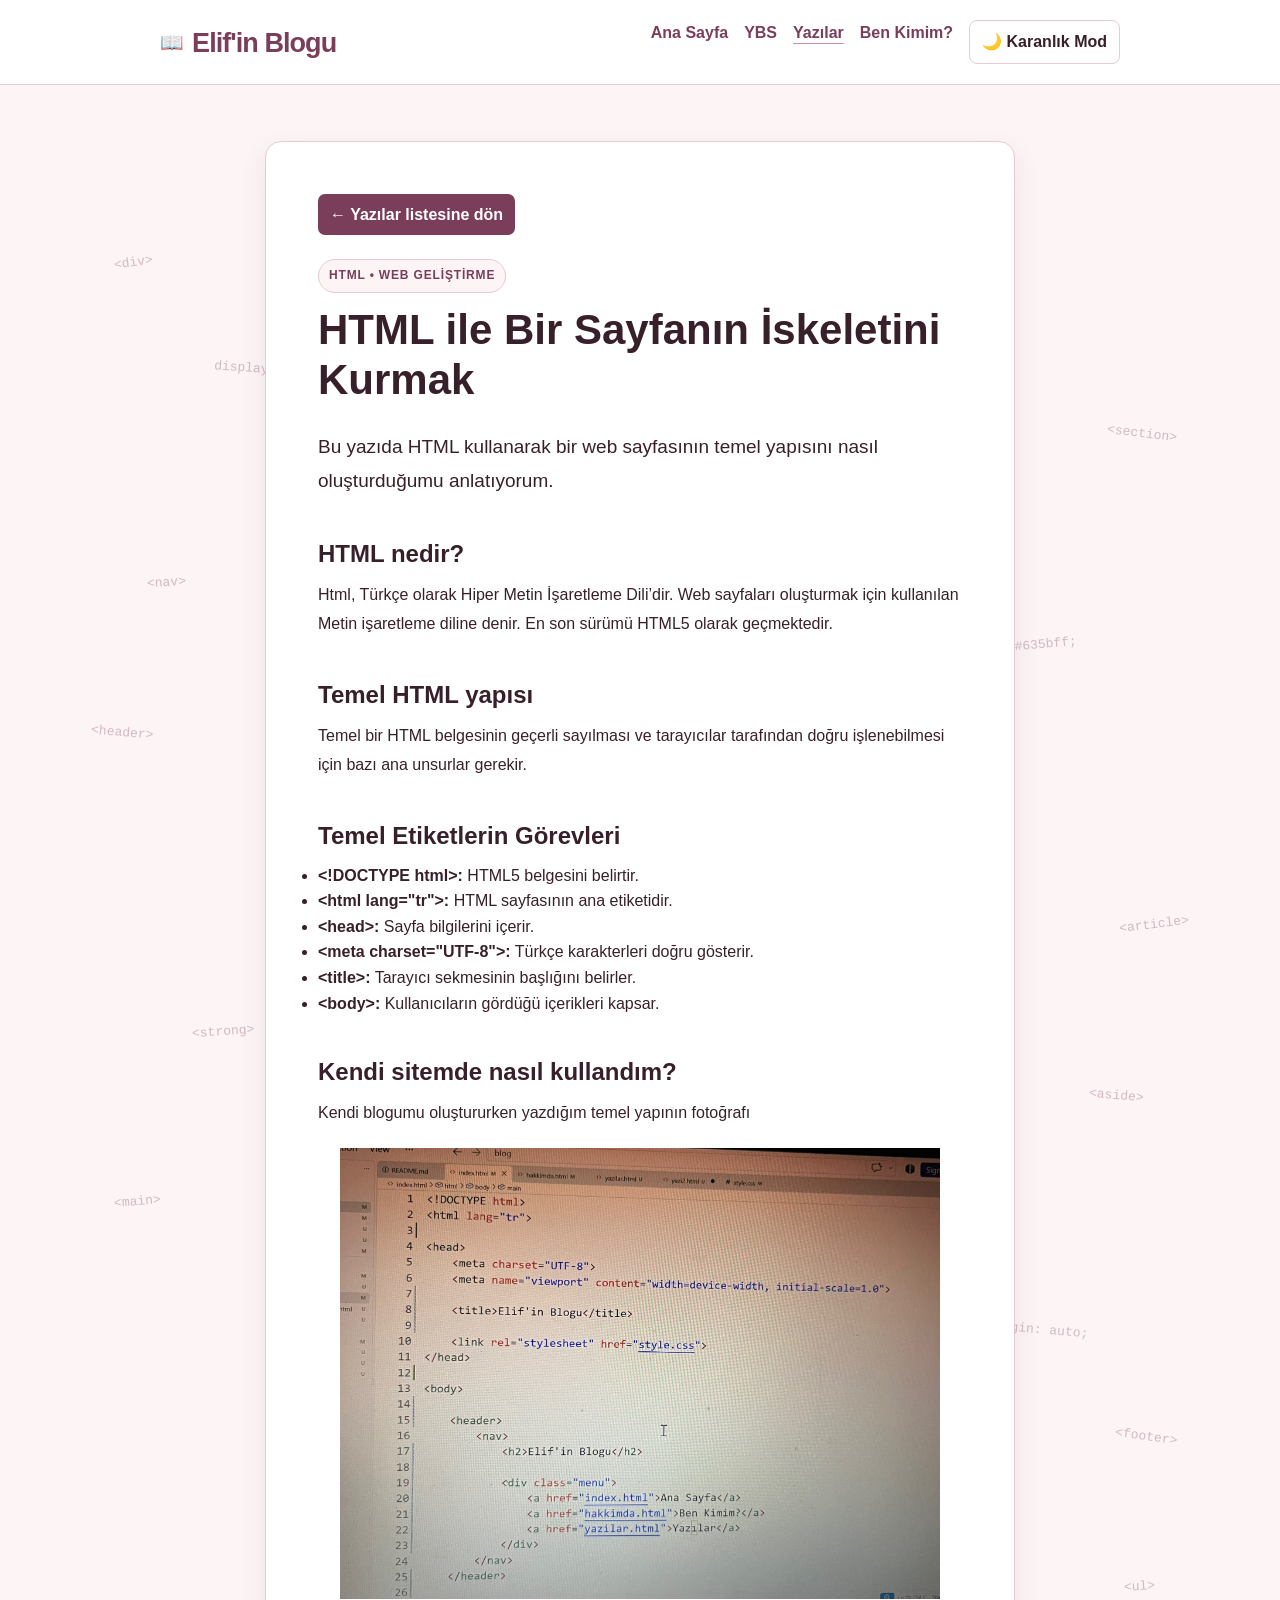
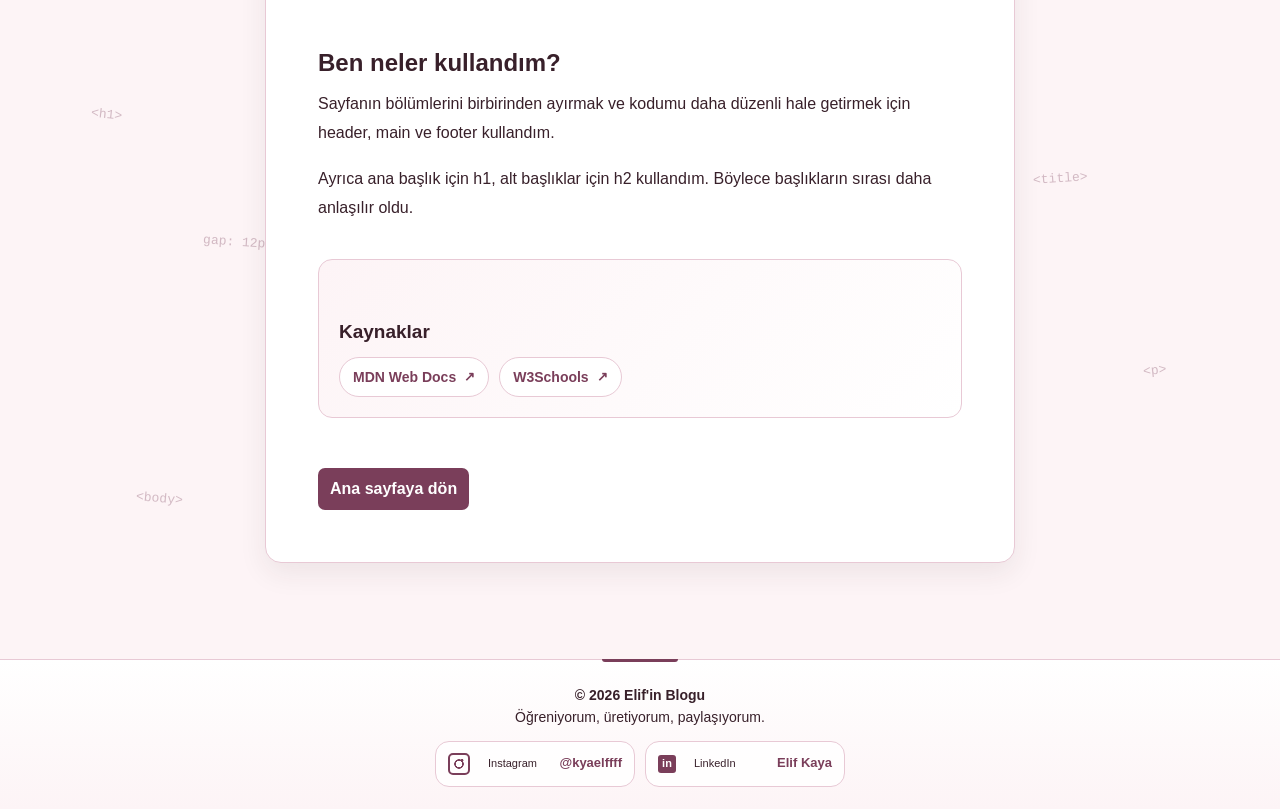
<file: yazi2.html>
﻿<!DOCTYPE html>
<html lang="tr">
<head>

    <meta charset="UTF-8">
    <meta name="viewport" content="width=device-width, initial-scale=1.0">

    <title>HTML ile Bir Sayfanın İskeletini Kurmak</title>
    <meta name="description" content="HTML ile bir web sayfasının temel iskeletini kurmayı ve yapısal etiketlerin görevlerini öğrenin.">
    <meta property="og:title" content="HTML ile Bir Sayfanın İskeletini Kurmak">
    <meta property="og:description" content="DOCTYPE, head, body ve temel HTML etiketlerinin görevleri; Elif’in blogunu oluştururken kullandığı sayfa yapısı.">
    <meta property="og:image" content="./kod-ornegi.jpeg">

    <link rel="stylesheet" href="style.css">
    <script src="script.js" defer></script>

</head>
<body>

    <header>
        <nav>

            <h2 class="site-title"><a href="index.html">Elif'in Blogu</a></h2>

            <div class="menu">
    <a href="index.html">Ana Sayfa</a>
    <a href="ybs.html">YBS</a>
    <a href="yazilar.html" aria-current="page">Yazılar</a>
    <a href="hakkimda.html">Ben Kimim?</a>
    <button id="theme-toggle" type="button" aria-pressed="false">🌙 Karanlık Mod</button>
</div>

        </nav>
    </header>

    <main class="yazi-sayfasi">

        <div class="yazi-arkaplan-kodlari" aria-hidden="true">
            <span>&lt;div&gt;</span><span>&lt;section&gt;</span><span>&lt;header&gt;</span><span>&lt;article&gt;</span>
            <span>&lt;main&gt;</span><span>&lt;footer&gt;</span><span>&lt;h1&gt;</span><span>&lt;p&gt;</span>
            <span>&lt;nav&gt;</span><span>&lt;aside&gt;</span><span>&lt;ul&gt;</span><span>&lt;body&gt;</span>
            <span>display: flex;</span><span>color: #635bff;</span><span>&lt;strong&gt;</span>
            <span>margin: auto;</span><span>gap: 12px;</span><span>&lt;title&gt;</span>
        </div>

        <article class="yazi">
            <div class="geri-don yazi-listesi-ust"><a href="yazilar.html">← Yazılar listesine dön</a></div>

            <p class="etiket">HTML • WEB GELİŞTİRME</p>

            <h1>
                HTML ile Bir Sayfanın İskeletini Kurmak
            </h1>

            <p class="ozet">
                Bu yazıda HTML kullanarak bir web sayfasının
                temel yapısını nasıl oluşturduğumu anlatıyorum.
            </p>

            <h2>HTML nedir?</h2>

            <p>
                Html, Türkçe olarak Hiper Metin İşaretleme Dili’dir. Web sayfaları oluşturmak için kullanılan Metin işaretleme diline denir. En son sürümü HTML5 olarak geçmektedir.
            </p>

            <h2>Temel HTML yapısı</h2>

            <p>Temel bir HTML belgesinin geçerli sayılması ve tarayıcılar tarafından doğru işlenebilmesi için bazı ana unsurlar gerekir.</p>
            <section>
                <h2>Temel Etiketlerin Görevleri</h2>
                <ul>
                    <li><strong>&lt;!DOCTYPE html&gt;:</strong> HTML5 belgesini belirtir.</li>
                    <li><strong>&lt;html lang="tr"&gt;:</strong> HTML sayfasının ana etiketidir.</li>
                    <li><strong>&lt;head&gt;:</strong> Sayfa bilgilerini içerir.</li>
                    <li><strong>&lt;meta charset="UTF-8"&gt;:</strong> Türkçe karakterleri doğru gösterir.</li>
                    <li><strong>&lt;title&gt;:</strong> Tarayıcı sekmesinin başlığını belirler.</li>
                    <li><strong>&lt;body&gt;:</strong> Kullanıcıların gördüğü içerikleri kapsar.</li>
                </ul>
            </section>

            <h2>Kendi sitemde nasıl kullandım?</h2>

            <p>
                Kendi blogumu oluştururken yazdığım temel yapının fotoğrafı
            </p>

            <div class="ekran-goruntusu">
                <img src="kod-ornegi.jpeg" alt="Kod düzenleyicide blog sayfasının HTML iskeletini gösteren ekran görüntüsü" width="300">
            </div>

            <h2>Ben neler kullandım?</h2>

            <p>
                Sayfanın bölümlerini birbirinden ayırmak ve
                kodumu daha düzenli hale getirmek için
                header, main ve footer kullandım.
            </p>

            <p>
                Ayrıca ana başlık için h1, alt başlıklar için
                h2 kullandım. Böylece başlıkların sırası
                daha anlaşılır oldu.
            </p>

            <section class="yazi-kaynaklar" aria-labelledby="kaynaklar-baslik">
                <h2 id="kaynaklar-baslik">Kaynaklar</h2>
                <ul>
                    <li><a href="https://developer.mozilla.org/en-US/docs/Web/HTML" target="_blank" rel="noopener noreferrer">MDN Web Docs</a></li>
                    <li><a href="https://www.w3schools.com/html/" target="_blank" rel="noopener noreferrer">W3Schools</a></li>
                </ul>
            </section>

            <div class="geri-don">

                <a href="index.html">Ana sayfaya dön</a>

            </div>

        </article>

    </main>

    <footer>
        <p>© 2026 Elif'in Blogu</p>
        <p>Öğreniyorum, üretiyorum, paylaşıyorum.</p>
        <p><a href="https://www.instagram.com/kyaelffff/" target="_blank" rel="noopener noreferrer"><span>Instagram</span><strong>@kyaelffff</strong></a></p>
        <p><a href="https://www.linkedin.com/in/elif-kaya-b58777379" target="_blank" rel="noopener noreferrer"><span>LinkedIn</span><strong>Elif Kaya</strong></a></p>
    </footer>

</body>
</html>
</file>
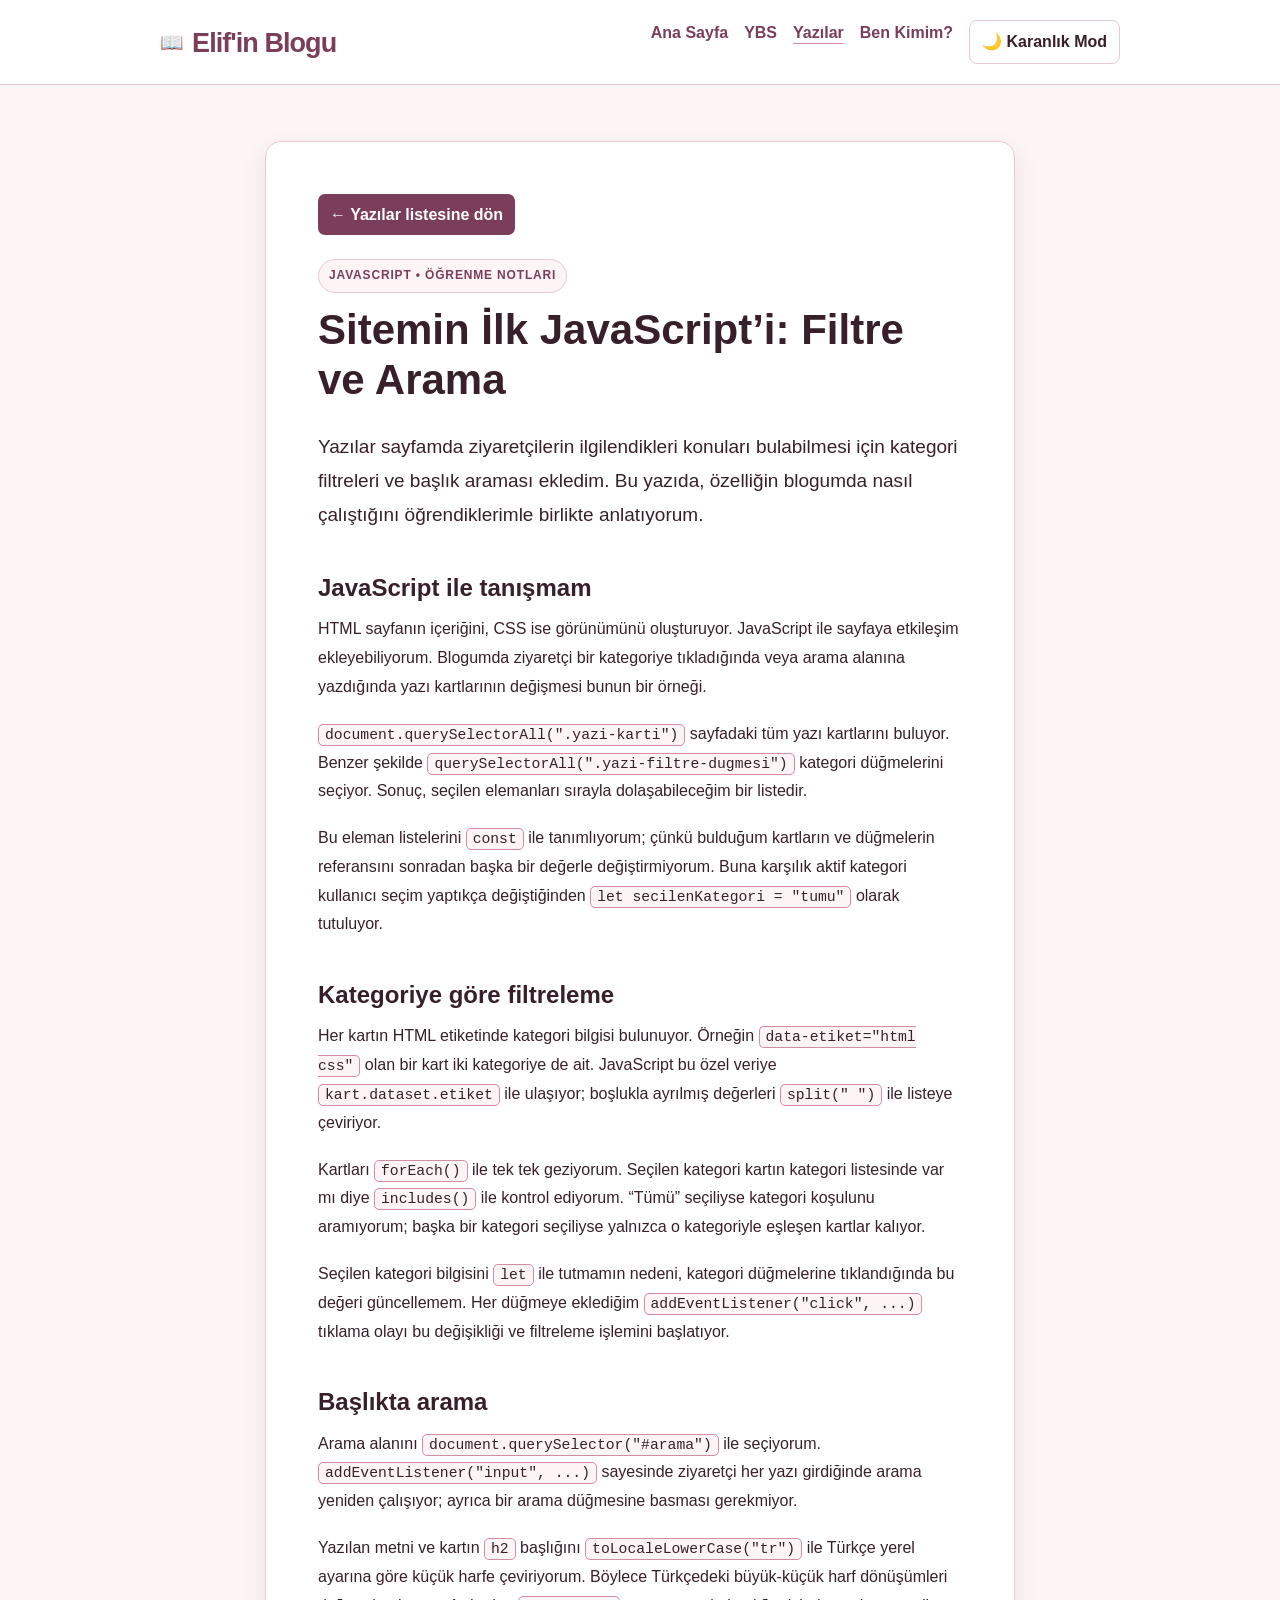
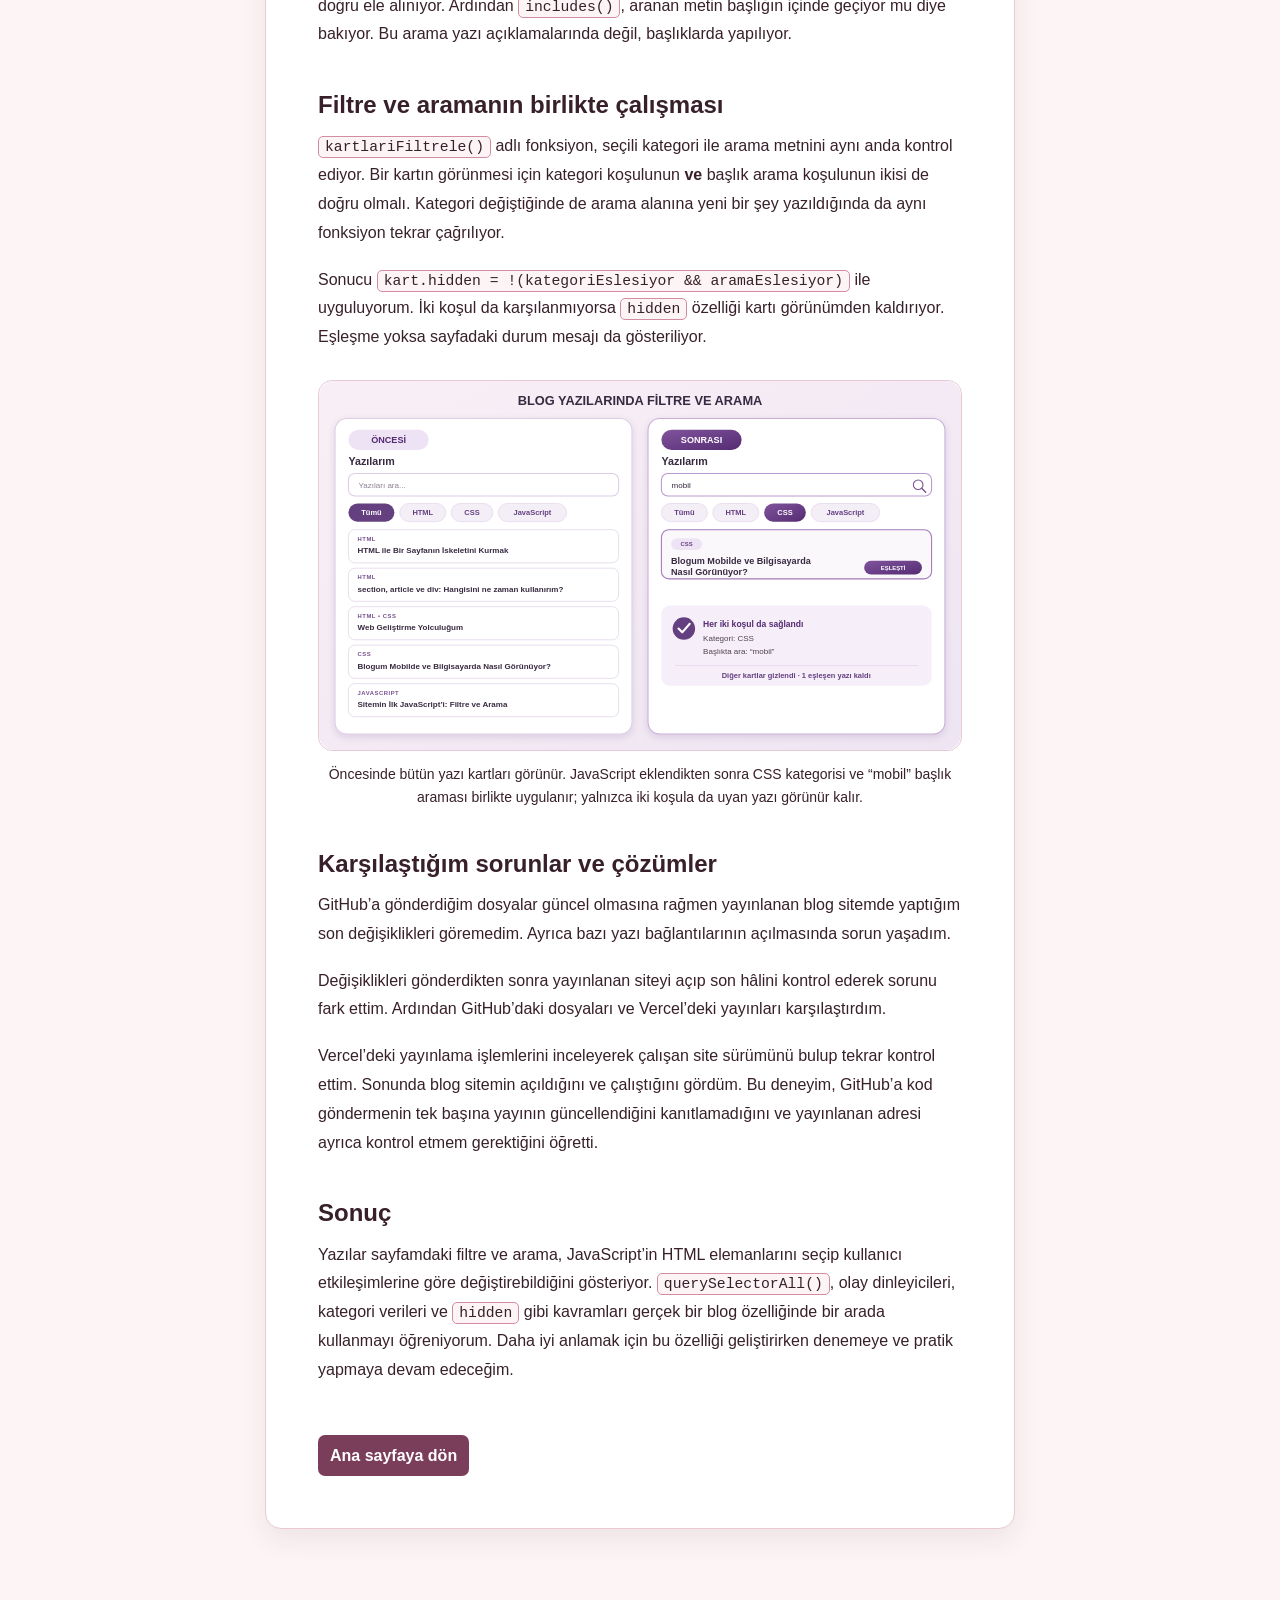
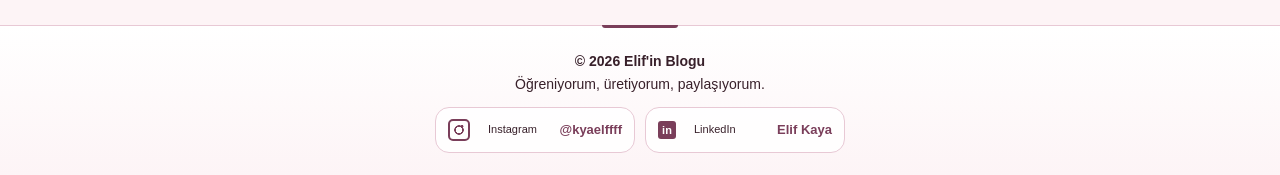
<file: yazi3.html>
﻿<!DOCTYPE html>
<html lang="tr">
<head>
    <meta charset="UTF-8">
    <meta name="viewport" content="width=device-width, initial-scale=1.0">
    <title>Sitemin İlk JavaScript’i: Filtre ve Arama | Elif'in Blogu</title>
    <meta name="description" content="Blogumda JavaScript ile yazıları kategoriye ve başlığa göre filtrelemeyi, aramayı ve iki özelliği birlikte kullanmayı öğreniyorum.">
    <meta property="og:title" content="Sitemin İlk JavaScript’i: Filtre ve Arama">
    <meta property="og:description" content="querySelectorAll, forEach ve diğer JavaScript kavramlarını blogumdaki yazı filtreleme ve arama özelliği üzerinden anlatıyorum.">
    <meta property="og:image" content="./software.png">
    <link rel="stylesheet" href="style.css">
    <script src="script.js" defer></script>
</head>
<body>
    <header>
        <nav>
            <h2 class="site-title"><a href="index.html">Elif'in Blogu</a></h2>
            <div class="menu">
                <a href="index.html">Ana Sayfa</a>
                <a href="ybs.html">YBS</a>
                <a href="yazilar.html" aria-current="page">Yazılar</a>
                <a href="hakkimda.html">Ben Kimim?</a>
                <button id="theme-toggle" type="button" aria-pressed="false">🌙 Karanlık Mod</button>
            </div>
        </nav>
    </header>

    <main class="yazi-sayfasi">
        <article class="yazi">
            <div class="geri-don yazi-listesi-ust"><a href="yazilar.html">← Yazılar listesine dön</a></div>
            <p class="etiket">JAVASCRIPT • ÖĞRENME NOTLARI</p>
            <h1>Sitemin İlk JavaScript’i: Filtre ve Arama</h1>
            <p class="ozet">Yazılar sayfamda ziyaretçilerin ilgilendikleri konuları bulabilmesi için kategori filtreleri ve başlık araması ekledim. Bu yazıda, özelliğin blogumda nasıl çalıştığını öğrendiklerimle birlikte anlatıyorum.</p>

            <h2>JavaScript ile tanışmam</h2>
            <p>HTML sayfanın içeriğini, CSS ise görünümünü oluşturuyor. JavaScript ile sayfaya etkileşim ekleyebiliyorum. Blogumda ziyaretçi bir kategoriye tıkladığında veya arama alanına yazdığında yazı kartlarının değişmesi bunun bir örneği.</p>
            <p><code>document.querySelectorAll(".yazi-karti")</code> sayfadaki tüm yazı kartlarını buluyor. Benzer şekilde <code>querySelectorAll(".yazi-filtre-dugmesi")</code> kategori düğmelerini seçiyor. Sonuç, seçilen elemanları sırayla dolaşabileceğim bir listedir.</p>
            <p>Bu eleman listelerini <code>const</code> ile tanımlıyorum; çünkü bulduğum kartların ve düğmelerin referansını sonradan başka bir değerle değiştirmiyorum. Buna karşılık aktif kategori kullanıcı seçim yaptıkça değiştiğinden <code>let secilenKategori = "tumu"</code> olarak tutuluyor.</p>

            <h2>Kategoriye göre filtreleme</h2>
            <p>Her kartın HTML etiketinde kategori bilgisi bulunuyor. Örneğin <code>data-etiket="html css"</code> olan bir kart iki kategoriye de ait. JavaScript bu özel veriye <code>kart.dataset.etiket</code> ile ulaşıyor; boşlukla ayrılmış değerleri <code>split(" ")</code> ile listeye çeviriyor.</p>
            <p>Kartları <code>forEach()</code> ile tek tek geziyorum. Seçilen kategori kartın kategori listesinde var mı diye <code>includes()</code> ile kontrol ediyorum. “Tümü” seçiliyse kategori koşulunu aramıyorum; başka bir kategori seçiliyse yalnızca o kategoriyle eşleşen kartlar kalıyor.</p>
            <p>Seçilen kategori bilgisini <code>let</code> ile tutmamın nedeni, kategori düğmelerine tıklandığında bu değeri güncellemem. Her düğmeye eklediğim <code>addEventListener("click", ...)</code> tıklama olayı bu değişikliği ve filtreleme işlemini başlatıyor.</p>

            <h2>Başlıkta arama</h2>
            <p>Arama alanını <code>document.querySelector("#arama")</code> ile seçiyorum. <code>addEventListener("input", ...)</code> sayesinde ziyaretçi her yazı girdiğinde arama yeniden çalışıyor; ayrıca bir arama düğmesine basması gerekmiyor.</p>
            <p>Yazılan metni ve kartın <code>h2</code> başlığını <code>toLocaleLowerCase("tr")</code> ile Türkçe yerel ayarına göre küçük harfe çeviriyorum. Böylece Türkçedeki büyük-küçük harf dönüşümleri doğru ele alınıyor. Ardından <code>includes()</code>, aranan metin başlığın içinde geçiyor mu diye bakıyor. Bu arama yazı açıklamalarında değil, başlıklarda yapılıyor.</p>

            <h2>Filtre ve aramanın birlikte çalışması</h2>
            <p><code>kartlariFiltrele()</code> adlı fonksiyon, seçili kategori ile arama metnini aynı anda kontrol ediyor. Bir kartın görünmesi için kategori koşulunun <strong>ve</strong> başlık arama koşulunun ikisi de doğru olmalı. Kategori değiştiğinde de arama alanına yeni bir şey yazıldığında da aynı fonksiyon tekrar çağrılıyor.</p>
            <p>Sonucu <code>kart.hidden = !(kategoriEslesiyor &amp;&amp; aramaEslesiyor)</code> ile uyguluyorum. İki koşul da karşılanmıyorsa <code>hidden</code> özelliği kartı görünümden kaldırıyor. Eşleşme yoksa sayfadaki durum mesajı da gösteriliyor.</p>

            <figure class="js-karsilastirma">
                <img src="javascript-filtre-arama.svg" alt="Mor tonlarda iki yazılar sayfası görünümü: öncesinde filtre uygulanmadan beş blog kartı görünüyor; sonrasında CSS kategorisi ve mobil araması seçilince yalnızca “Blogum Mobilde ve Bilgisayarda Nasıl Görünüyor?” kartı kalıyor.">
                <figcaption>Öncesinde bütün yazı kartları görünür. JavaScript eklendikten sonra CSS kategorisi ve “mobil” başlık araması birlikte uygulanır; yalnızca iki koşula da uyan yazı görünür kalır.</figcaption>
            </figure>

            <h2>Karşılaştığım sorunlar ve çözümler</h2>
            <p>GitHub’a gönderdiğim dosyalar güncel olmasına rağmen yayınlanan blog sitemde yaptığım son değişiklikleri göremedim. Ayrıca bazı yazı bağlantılarının açılmasında sorun yaşadım.</p>
            <p>Değişiklikleri gönderdikten sonra yayınlanan siteyi açıp son hâlini kontrol ederek sorunu fark ettim. Ardından GitHub’daki dosyaları ve Vercel’deki yayınları karşılaştırdım.</p>
            <p>Vercel’deki yayınlama işlemlerini inceleyerek çalışan site sürümünü bulup tekrar kontrol ettim. Sonunda blog sitemin açıldığını ve çalıştığını gördüm. Bu deneyim, GitHub’a kod göndermenin tek başına yayının güncellendiğini kanıtlamadığını ve yayınlanan adresi ayrıca kontrol etmem gerektiğini öğretti.</p>

            <h2>Sonuç</h2>
            <p>Yazılar sayfamdaki filtre ve arama, JavaScript’in HTML elemanlarını seçip kullanıcı etkileşimlerine göre değiştirebildiğini gösteriyor. <code>querySelectorAll()</code>, olay dinleyicileri, kategori verileri ve <code>hidden</code> gibi kavramları gerçek bir blog özelliğinde bir arada kullanmayı öğreniyorum. Daha iyi anlamak için bu özelliği geliştirirken denemeye ve pratik yapmaya devam edeceğim.</p>

            <div class="geri-don">

                <a href="index.html">Ana sayfaya dön</a>
            </div>
        </article>
    </main>

    <footer>
        <p>© 2026 Elif'in Blogu</p>
        <p>Öğreniyorum, üretiyorum, paylaşıyorum.</p>
        <p><a href="https://www.instagram.com/kyaelffff/" target="_blank" rel="noopener noreferrer"><span>Instagram</span><strong>@kyaelffff</strong></a></p>
        <p><a href="https://www.linkedin.com/in/elif-kaya-b58777379" target="_blank" rel="noopener noreferrer"><span>LinkedIn</span><strong>Elif Kaya</strong></a></p>
    </footer>
</body>
</html>
</file>
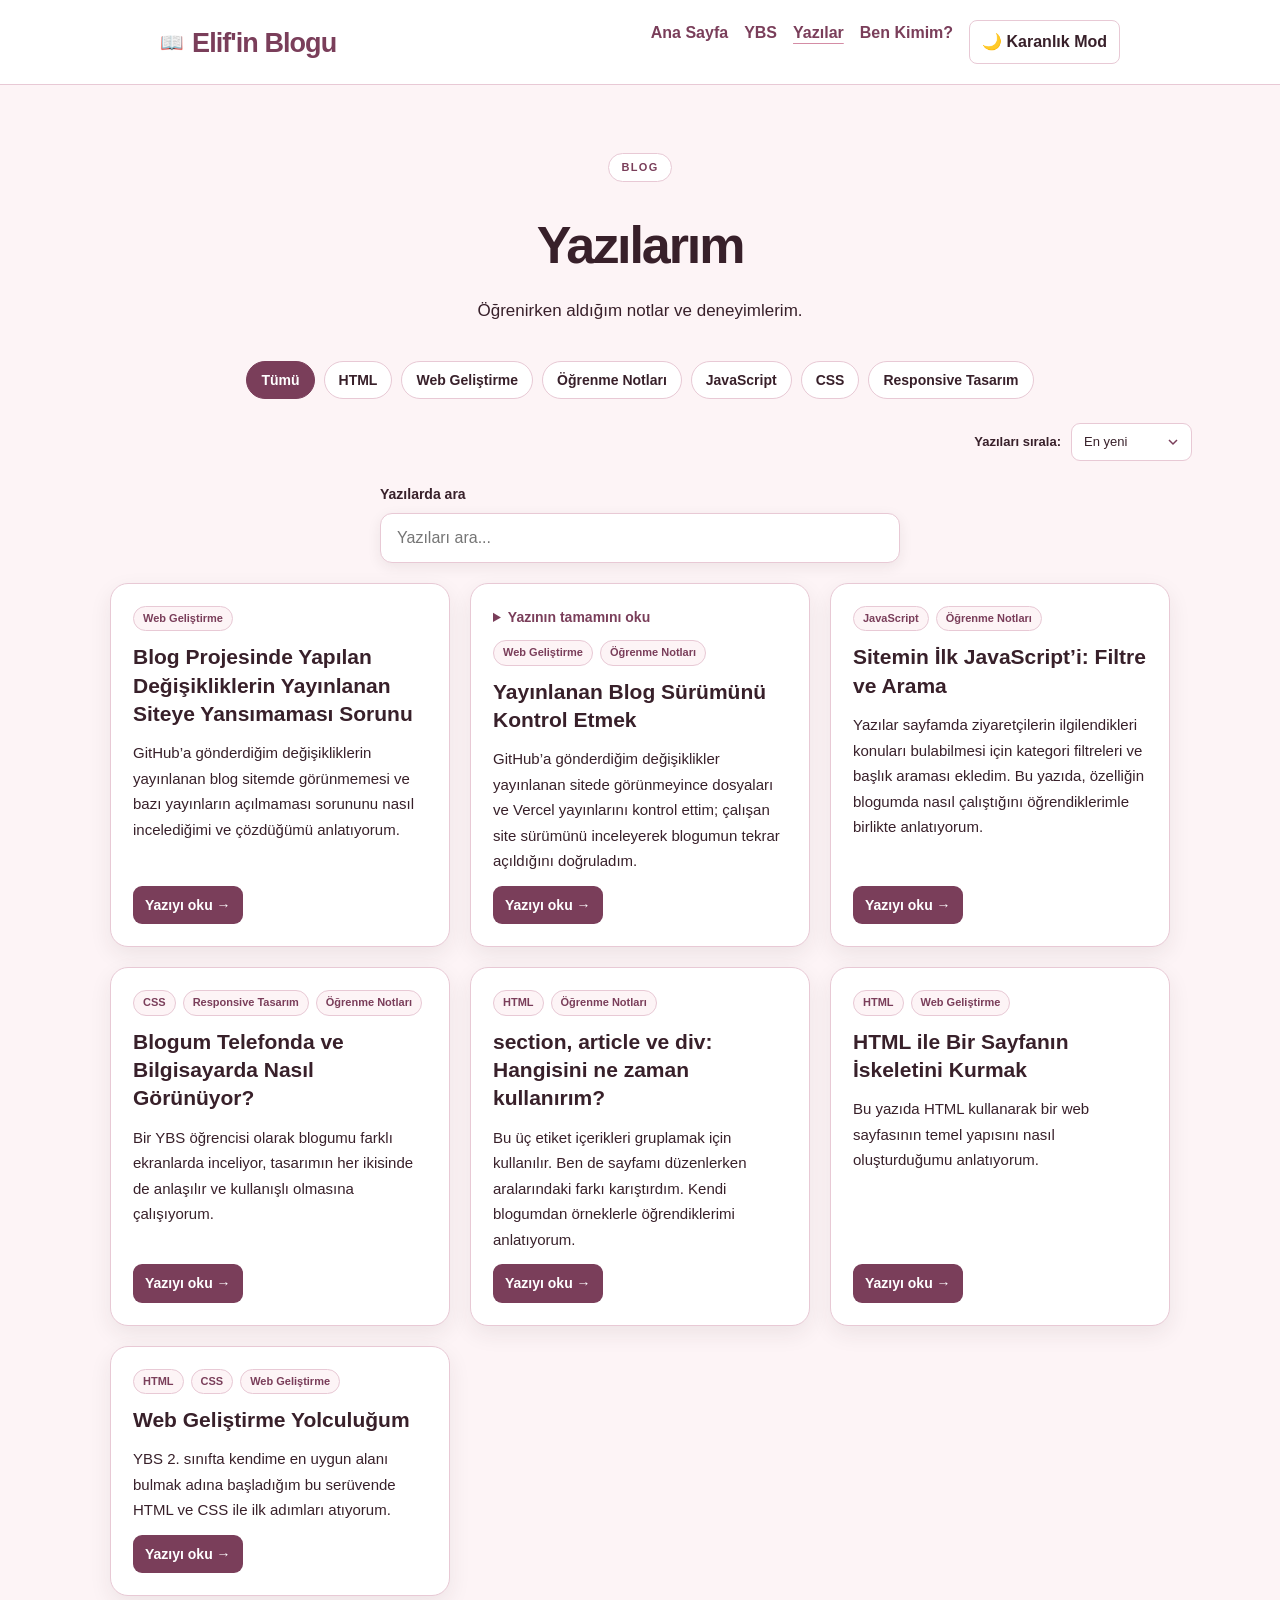
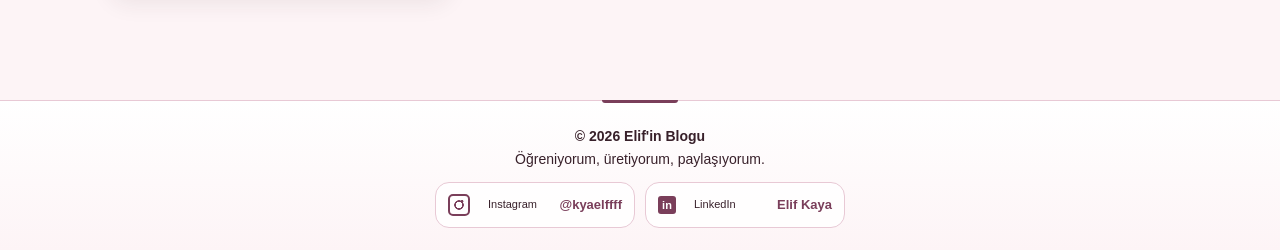
<file: yazilar.html>
﻿<!DOCTYPE html>
<html lang="tr">

<head>

    <meta charset="UTF-8">
    <meta name="viewport" content="width=device-width, initial-scale=1.0">

    <title>Yazılar | Elif'in Blogu</title>
    <meta name="description" content="HTML, web geliştirme, duyarlı tasarım ve YBS üzerine Elif’in öğrenme notlarını ve deneyimlerini okuyun.">
    <meta property="og:title" content="Yazılar | Elif’in Öğrenme Notları">
    <meta property="og:description" content="HTML etiketleri, web geliştirme, duyarlı tasarım ve Yönetim Bilişim Sistemleri hakkında blog yazıları.">
    <meta property="og:image" content="./software.png">

    <link rel="stylesheet" href="style.css">
    <script src="script.js" defer></script>
    <script src="yazilar.js" defer></script>

</head>

<body>

    <header>
        <nav>

            <h2 class="site-title"><a href="index.html">Elif'in Blogu</a></h2>

            <div class="menu">
    <a href="index.html">Ana Sayfa</a>
    <a href="ybs.html">YBS</a>
    <a href="yazilar.html" aria-current="page">Yazılar</a>
    <a href="hakkimda.html">Ben Kimim?</a>
    <button id="theme-toggle" type="button" aria-pressed="false">🌙 Karanlık Mod</button>
</div>

        </nav>
    </header>

    <main class="yazilar-sayfasi">

        <section class="sayfa-baslik">

            <p class="etiket">BLOG</p>

            <h1>Yazılarım</h1>

            <p>
                Öğrenirken aldığım notlar ve deneyimlerim.
            </p>

        </section>

        <div class="yazi-filtreleri" role="group" aria-label="Yazıları etikete göre filtrele"></div>

        <div class="yazi-siralama">
            <label for="yazi-siralama">Yazıları sırala:</label>
            <select id="yazi-siralama">
                <option value="yeni">En yeni</option>
                <option value="eski">En eski</option>
                <option value="baslik">Başlığa göre</option>
            </select>
        </div>

        <section class="yazi-listesi" aria-label="Blog yazıları">
            <label for="arama">Yazılarda ara</label>
            <input type="search" id="arama" placeholder="Yazıları ara...">
            <p id="arama-sonucu" role="status" aria-live="polite" hidden>Seçiminizle eşleşen yazı bulunamadı.</p>

            <p id="yazilar-yukleniyor" role="status">Yazılar yükleniyor...</p>
        </section>

        <noscript>
            <style>#yazilar-yukleniyor { display: none; }</style>
            <section aria-label="JavaScript kapalıyken blog yazıları">
                <p>Yazıları görüntülemek için bağlantıları kullanabilirsiniz:</p>
                <ul>
                    <li><a href="yazi2.html">HTML ile Bir Sayfanın İskeletini Kurmak</a></li>
                    <li><a href="etiketler.html">section, article ve div: Hangisini ne zaman kullanırım?</a></li>
                    <li><a href="yazi3.html">Sitemin İlk JavaScript’i: Filtre ve Arama</a></li>
                    <li><a href="mobil-masaustu-karsilastirmasi.html">Blogum Telefonda ve Bilgisayarda Nasıl Görünüyor?</a></li>
                    <li><a href="ilk-yazi.html">Web Geliştirme Yolculuğum</a></li>
                </ul>
            </section>
        </noscript>

    </main>

    <footer>
        <p>© 2026 Elif'in Blogu</p>
        <p>Öğreniyorum, üretiyorum, paylaşıyorum.</p>
        <p><a href="https://www.instagram.com/kyaelffff/" target="_blank" rel="noopener noreferrer"><span>Instagram</span><strong>@kyaelffff</strong></a></p>
        <p><a href="https://www.linkedin.com/in/elif-kaya-b58777379" target="_blank" rel="noopener noreferrer"><span>LinkedIn</span><strong>Elif Kaya</strong></a></p>
    </footer>

</body>
</html>
</file>
<file: style.css>
﻿* {
    box-sizing: border-box;
    margin: 0;
    padding: 0;
}

body {
    font-family: Arial, sans-serif;
    background-color: #FDF4F6;
    color: #38202A;
    line-height: 1.6;
}


/* MENÜ */

header {
    border-bottom: 1px solid #E8C9D5;
    background-color: #ffffff;
}

nav {
    max-width: 1000px;
    margin: auto;
    padding: 20px;

    display: flex;
    justify-content: space-between;
    align-items: center;
    gap: clamp(24px, 4vw, 48px);
}

nav h2 {
    color: #38202A;
}

.site-title {
    flex: 0 1 auto;
    color: #38202A;
    font-family: "Segoe UI", Arial, sans-serif;
    font-size: 27px;
    font-weight: 750;
    letter-spacing: -.035em;
    line-height: 1.2;
}

.site-title a {
    display: inline-flex;
    align-items: center;
    gap: 9px;
    color: inherit;
    text-decoration: none;
    transition: color .2s ease;
    white-space: nowrap;
}

a {
    transition: color .2s ease, text-decoration-color .2s ease;
}

.site-title a::before {
    content: "📖";
    display: inline-block;
    font-family: "Segoe UI Emoji", "Apple Color Emoji", sans-serif;
    font-size: 19px;
    line-height: 1;
}

.site-title a:hover,
.site-title a:focus-visible {
    color: #38202A;
    text-decoration: none;
}

.menu {
    display: flex;
    gap: 20px;
}

.menu a {
    text-decoration: none;
    color: #38202A;
    font-weight: 700;
}

.menu a:hover {
    color: #38202A;
}

.menu a[aria-current="page"] {
    text-decoration: underline;
    text-decoration-color: #38202A;
    text-decoration-thickness: 2px;
    text-underline-offset: 5px;
}

a:focus-visible,
button:focus-visible,
input:focus-visible,
textarea:focus-visible,
select:focus-visible {
    outline: 3px solid #7A3E5A;
    outline-offset: 3px;
}


/* ANA SAYFA */

.hero {
    max-width: 900px;
    margin: auto;
    padding: 100px 20px;
}

.etiket {
    color: #38202A;
    font-size: 13px;
    font-weight: bold;
    letter-spacing: 1px;
}

.hero h1 {
    font-size: 55px;
    line-height: 1.1;
    margin: 15px 0;
}

.hero p {
    max-width: 600px;
    color: #38202A;
    margin-bottom: 25px;
}

.hero-mobil {
    display: none;
}

.buton {
    display: inline-block;
    background-color: #38202A;
    color: white;
    padding: 10px 18px;
    border-radius: 8px;
    text-decoration: none;
}


/* BÖLÜMLER */

.amac,
.one-cikan,
.son-yazilar {
    max-width: 900px;
    margin: auto;
    padding: 70px 20px;
}

.amac {
    text-align: center;
    background-color: white;
}

.amac h2,
.one-cikan h2,
.son-yazilar h2 {
    font-size: 35px;
    margin: 10px 0;
}

.amac-mobil {
    display: none;
}

.amac p:last-child,
.one-cikan p {
    color: #38202A;
}


/* KARTLAR */

.kartlar {
    display: flex;
    gap: 20px;
    margin-top: 30px;
}

.kart {
    background-color: white;
    border: 1px solid #E8C9D5;
    border-radius: 12px;
    padding: 0;
    flex: 1;
    overflow: hidden;
}

.kart-kapak {
    display: grid;
    width: 100%;
    height: 210px;
    place-items: center;
    padding: 20px;
    box-sizing: border-box;
    background: radial-gradient(circle at 80% 15%, #D48CA5 0, transparent 34%), linear-gradient(135deg, #D48CA5, #D48CA5);
}

.kod-penceresi {
    width: min(100%, 390px);
    padding: 0 16px 13px;
    border: 1px solid rgba(56, 32, 42, .16);
    border-radius: 11px;
    background: rgba(255, 255, 255, .94);
    box-shadow: 0 12px 28px rgba(56, 32, 42, .13);
    transform: rotate(-2deg);
}

.kod-pencere-noktalar {
    display: flex;
    align-items: center;
    gap: 5px;
    height: 34px;
    border-bottom: 1px solid #E8C9D5;
    margin-bottom: 8px;
}

.kod-pencere-noktalar i {
    width: 7px;
    height: 7px;
    border-radius: 50%;
    background: #38202A;
}

.kod-pencere-noktalar i:nth-child(2) { background: #D48CA5; }
.kod-pencere-noktalar i:nth-child(3) { background: #D48CA5; }

.kod-pencere-noktalar span {
    margin-left: auto;
    color: var(--metin-rengi);
    font: 10px/1.2 monospace;
}

.kod-satiri {
    display: flex;
    gap: 13px;
    min-height: 22px;
    align-items: center;
    font: 12px/1.4 monospace;
}

.kod-satiri b {
    width: 12px;
    color: var(--metin-rengi);
    text-align: right;
    font-weight: 400;
}

.kod-satiri code { color: #38202A; }
.kod-satiri em { color: #38202A; font-style: normal; }
.kod-satiri strong { color: var(--metin-rengi); font-weight: 500; }
.kod-satiri mark { color: #38202A; background: #FDF4F6; border: 1px solid #D48CA5; border-radius: 3px; padding: 1px 4px; }

.kart-icerik {
    padding: 20px 30px 30px;
    text-align: center;
}

.kart-etiket {
    width: fit-content;
    margin: 0 auto 16px;
    padding: 6px 14px;
    border-radius: 999px;
    background: #FDF4F6;
    color: #38202A;
    font-size: 13px;
}

.kart h3 {
    margin: 10px 0 20px;
}

.kart-icerik h3 {
    margin: 18px 0 28px;
    line-height: 1.4;
}

.kart-icerik a {
    display: inline-block;
}

.kart a,
.one-cikan a {
    color: #38202A;
    text-decoration: none;
    font-weight: bold;
}

.proje-vitrin {
    max-width: 1000px;
    margin: 20px auto;
    padding: 56px 28px;
    display: grid;
    grid-template-columns: 1fr 1fr;
    align-items: center;
    gap: 42px;
    border: 1px solid #E8C9D5;
    border-radius: 22px;
    background: linear-gradient(135deg, #FDF4F6 0%, #fff 72%);
}

.gun-notu-baslik {
    display: flex;
    align-items: end;
    justify-content: space-between;
    gap: 16px;
    margin-bottom: 22px;
}

.gun-notu-baslik h2 {
    margin-bottom: 0;
}

.not-tarih {
    padding: 7px 11px;
    border: 1px solid #E8C9D5;
    border-radius: 999px;
    background: #fff;
    color: #38202A;
    font-size: 10px;
    font-weight: bold;
    letter-spacing: .07em;
}

.gun-notu-karti {
    position: relative;
    display: grid;
    grid-template-columns: 58px minmax(0, 1fr) 150px;
    align-items: center;
    gap: 22px;
    padding: 28px;
    overflow: hidden;
    border: 1px solid #E8C9D5;
    border-radius: 20px;
    background: radial-gradient(circle at 100% 0, #F8E1E9 0, transparent 34%), #fff;
    box-shadow: 0 14px 35px rgba(56, 32, 42, .08);
}

.not-simge {
    width: 58px;
    height: 58px;
    display: grid;
    place-items: center;
    border-radius: 16px;
    background: #FDF4F6;
    color: #38202A;
    font-family: Consolas, "Courier New", monospace;
    font-size: 20px;
    font-weight: bold;
}

.not-konu {
    margin-bottom: 5px;
    color: #38202A;
    font-size: 10px;
    font-weight: bold;
    letter-spacing: .1em;
}

.not-icerik h3 {
    margin-bottom: 8px;
    color: #38202A;
    font-size: 21px;
    line-height: 1.3;
}

.not-icerik > p:not(.not-konu) {
    color: #38202A;
    font-size: 14px;
}

.not-icerik a {
    display: inline-block;
    margin-top: 14px;
    color: #38202A;
    font-size: 14px;
    font-weight: bold;
    text-decoration: none;
}

.not-icerik a:hover,
.not-icerik a:focus-visible {
    text-decoration: underline;
}

.not-mini-ornek {
    display: grid;
    gap: 7px;
    padding: 14px;
    border: 1px solid #E8C9D5;
    border-radius: 13px;
    background: rgba(255, 255, 255, .8);
}

.not-mini-ornek span {
    margin-bottom: 3px;
    color: #38202A;
    font-size: 9px;
    font-weight: bold;
    letter-spacing: .08em;
}

.not-mini-ornek b {
    padding: 5px 8px;
    border-radius: 6px;
    background: #FDF4F6;
    color: #38202A;
    font-family: Consolas, "Courier New", monospace;
    font-size: 12px;
}

.proje-aciklama h2 {
    margin: 8px 0 12px;
    font-size: 34px;
    line-height: 1.2;
}

.proje-aciklama > p:not(.etiket) {
    margin-bottom: 16px;
    color: #38202A;
}

.proje-etiketleri {
    display: flex;
    flex-wrap: wrap;
    gap: 8px;
    margin: 18px 0;
}

.proje-etiketleri span {
    padding: 6px 11px;
    border: 1px solid #E8C9D5;
    border-radius: 999px;
    background: #fff;
    color: #38202A;
    font-size: 13px;
    font-weight: bold;
}

.proje-aciklama .proje-notu {
    font-size: 14px;
}

.proje-vitrin .buton {
    margin-top: 4px;
}

.proje-onizleme {
    overflow: hidden;
    border: 1px solid #E8C9D5;
    border-radius: 16px;
    background: #fff;
    box-shadow: 0 20px 45px rgba(56, 32, 42, .16);
    transform: rotate(1.5deg);
}

.onizleme-ust {
    height: 42px;
    padding: 0 13px;
    display: flex;
    align-items: center;
    gap: 6px;
    border-bottom: 1px solid #E8C9D5;
    background: var(--sayfa-arkaplan);
}

.onizleme-ust span {
    width: 8px;
    height: 8px;
    border-radius: 50%;
    background: #D48CA5;
}

.onizleme-ust span:first-child {
    background: #38202A;
}

.onizleme-ust span:nth-child(2) {
    background: #D48CA5;
}

.onizleme-ust span:nth-child(3) {
    background: #D48CA5;
}

.onizleme-ust p {
    flex: 1;
    margin-left: 8px;
    color: var(--metin-rengi);
    font-size: 12px;
    text-align: center;
}

.onizleme-icerik {
    min-height: 260px;
    padding: 30px;
    background: radial-gradient(circle at 90% 12%, var(--kenarlik-rengi) 0, transparent 34%), var(--kart-arkaplan);
}

.onizleme-etiket {
    color: #38202A;
    font-size: 10px;
    font-weight: bold;
    letter-spacing: 1px;
}

.onizleme-icerik h3 {
    max-width: 280px;
    margin: 10px 0;
    font-size: 27px;
    line-height: 1.2;
}

.onizleme-icerik > p:not(.onizleme-etiket) {
    color: #38202A;
    font-size: 14px;
}

.onizleme-kartlar {
    display: flex;
    gap: 12px;
    margin-top: 22px;
}

.onizleme-kartlar div {
    min-width: 112px;
    padding: 12px;
    display: grid;
    gap: 5px;
    border: 1px solid #E8C9D5;
    border-radius: 10px;
    background: rgba(255, 255, 255, .88);
}

.onizleme-kartlar span {
    color: var(--metin-rengi);
    font-size: 11px;
}

.onizleme-kartlar strong {
    font-size: 13px;
}


/* DİĞER SAYFALAR */

.sayfa-baslik {
    text-align: center;
    padding: 80px 20px;
}

.sayfa-baslik h1 {
    font-size: 50px;
    margin: 10px;
}

.sayfa-baslik p:last-child {
    color: #38202A;
}


/* HAKKIMDA */

.hakkimda {
    max-width: 900px;
    margin: auto;
    padding: 20px;

    display: grid;
    grid-template-columns: 1fr 1fr;
    gap: 20px;
}

.hakkimda article {
    background-color: white;
    padding: 25px;
    border-radius: 12px;
    border: 1px solid #E8C9D5;
}

.hakkimda .profil-karti {
    grid-column: 1 / -1;
    display: flex;
    align-items: center;
    gap: 28px;
}

.profil-foto {
    width: 190px;
    height: 190px;
    flex: 0 0 190px;
    object-fit: cover;
    object-position: center 35%;
    border-radius: 50%;
    border: 5px solid #D48CA5;
}

.hakkimda h2 {
    margin-bottom: 10px;
}

.hakkimda p,
.hakkimda li {
    color: #38202A;
}

.ybs-icerik {
    max-width: 900px;
    margin: auto;
    padding: 20px;
}

.ybs-karti {
    background-color: var(--kart-arkaplan);
    padding: 25px;
    border-radius: 12px;
    border: 1px solid #E8C9D5;
    margin-bottom: 20px;
}

.ybs-karti h2 {
    margin-bottom: 12px;
}

.ybs-karti p {
    color: var(--metin-rengi);
}

.ybs-karti .ybs-kaynak {
    margin-top: 18px;
    font-size: 14px;
}

.ybs-kariyer-alanlari > h2:not(:first-child) {
    margin-top: 32px;
}

.ybs-kariyer-alani {
    padding: 15px 0;
    border-bottom: 1px solid #E8C9D5;
}

.ybs-kariyer-alani:last-child {
    border-bottom: 0;
}

.ybs-kariyer-alani h3 {
    margin-bottom: 5px;
    font-size: 17px;
}

.ybs-alan-icerik {
    display: grid;
    grid-template-columns: minmax(0, 1fr) 120px;
    align-items: center;
    gap: 16px;
}

.ybs-alan-gorseli {
    display: block;
    width: 120px;
    height: 120px;
    object-fit: cover;
    border-radius: 8px;
}

.ybs-kariyer-alani p {
    color: var(--metin-rengi);
}

.ybs-kariyer-alanlari {
    display: grid;
    grid-template-columns: repeat(2, minmax(0, 1fr));
    gap: 14px;
    padding: 28px;
    border: 0;
    background: transparent;
}

.ybs-kariyer-alanlari > h2,
.ybs-kategori-nav {
    grid-column: 1 / -1;
}

.ybs-kariyer-alanlari > h2 {
    margin: 20px 0 2px;
    padding-left: 12px;
    border-left: 4px solid #38202A;
}

.ybs-kategori-nav {
    width: 100%;
    max-width: none;
    margin: 0 0 8px;
    padding: 0;
    justify-content: flex-start;
    flex-wrap: wrap;
}

.ybs-kategori-nav a {
    padding: 9px 14px;
    border: 1px solid #E8C9D5;
    border-radius: 999px;
    background: var(--kart-arkaplan);
    color: var(--metin-rengi);
    font-size: 14px;
    font-weight: bold;
    text-decoration: none;
    transition: background-color .2s ease, transform .2s ease;
}

.ybs-kategori-nav a:hover {
    background: #FDF4F6;
    border-color: #D48CA5;
    transform: translateY(-2px);
}

.ybs-kariyer-alani {
    min-width: 0;
    margin: 0;
    padding: 18px;
    border: 1px solid #E8C9D5;
    border-radius: 14px;
    background: var(--kart-arkaplan);
    box-shadow: 0 5px 18px rgba(56, 32, 42, .05);
    transition: transform .2s ease, box-shadow .2s ease;
}

.ybs-kariyer-alani:hover {
    transform: translateY(-4px);
    box-shadow: 0 12px 26px rgba(56, 32, 42, .12);
}

.ybs-kariyer-alani h3 {
    color: var(--baslik-rengi);
    line-height: 1.35;
}

.ybs-alan-icerik {
    grid-template-columns: minmax(0, 1fr) 88px;
    gap: 12px;
}

.ybs-alan-gorseli {
    width: 88px;
    height: 88px;
    border-radius: 12px;
}
@media (max-width: 420px) {
    .ybs-kariyer-alanlari {
        padding: 12px;
        gap: 12px;
    }

    .ybs-alan-icerik {
        grid-template-columns: minmax(0, 1fr) 64px;
    }

    .ybs-alan-gorseli {
        width: 64px;
        height: 64px;
    }
}



@media (max-width: 700px) {
    .ybs-kariyer-alanlari {
        grid-template-columns: 1fr;
    }
}

.yazi-kaynaklar {
    margin: 36px 0 8px;
    padding: 20px;
    border: 1px solid var(--kenarlik-rengi);
    border-radius: 14px;
    background: linear-gradient(135deg, #FDF4F6, #FFFFFF);
}

.yazi-kaynaklar h2 {
    margin: 0 0 14px;
    font-size: 19px;
}

.yazi-kaynaklar ul {
    display: flex;
    flex-wrap: wrap;
    gap: 10px;
    list-style: none;
}

.yazi-kaynaklar a {
    display: inline-flex;
    align-items: center;
    gap: 8px;
    min-height: 40px;
    padding: 8px 13px;
    border: 1px solid var(--kenarlik-rengi);
    border-radius: 999px;
    background: var(--kart-arkaplan);
    color: var(--ana-renk);
    font-size: 14px;
    font-weight: 700;
    text-decoration: none;
    transition: background-color .2s ease, border-color .2s ease, color .2s ease, transform .2s ease;
}

.yazi-kaynaklar a::after {
    content: "↗";
    font-size: 13px;
}

.yazi-kaynaklar a:hover,
.yazi-kaynaklar a:focus-visible {
    transform: translateY(-1px);
    border-color: var(--buton-hover);
    background: var(--buton-hover);
    color: #FFFFFF;
}

.ybs-karti .ybs-kaynak {
    padding: 12px 14px;
    border-left: 3px solid var(--ikincil-renk);
    border-radius: 0 8px 8px 0;
    background: #FDF4F6;
}

.ybs-karti .ybs-kaynak a {
    color: var(--ana-renk);
    font-weight: 700;
    text-decoration-color: var(--ikincil-renk);
    text-underline-offset: 3px;
}

.ybs-karti .ybs-kaynak a:hover,
.ybs-karti .ybs-kaynak a:focus-visible {
    color: var(--buton-hover);
}

@media (max-width: 480px) {
    .yazi-kaynaklar {
        padding: 16px;
    }
}

@media (prefers-reduced-motion: reduce) {
    .ybs-kategori-nav a,
    .ybs-kariyer-alani {
        transition: none;
    }
}


/* YAZILAR */

.yazi-filtreleri {
    display: flex;
    flex-wrap: wrap;
    justify-content: center;
    gap: 10px;
    max-width: 900px;
    margin: 0 auto;
    padding: 0 20px;
}

.yazilar-sayfasi .sayfa-baslik {
    max-width: 940px;
    margin: 0 auto;
    padding: 48px 20px 28px;
}

.yazilar-sayfasi .sayfa-baslik h1 {
    font-size: 42px;
}

.yazi-filtre-dugmesi {
    min-height: 42px;
    padding: 8px 16px;
    border: 1px solid var(--kenarlik-rengi);
    border-radius: 999px;
    background: var(--kart-arkaplan);
    color: var(--buton-rengi);
    font: inherit;
    font-weight: bold;
    cursor: pointer;
    transition: background-color .2s ease, color .2s ease, border-color .2s ease;
}

.yazi-filtre-dugmesi:hover,
.yazi-filtre-dugmesi.aktif {
    border-color: var(--buton-hover);
    background: var(--buton-hover);
    color: #FFFFFF;
}

.yazi-karti[hidden] {
    display: none;
}

.yazi-listesi {
    max-width: 900px;
    margin: auto;
    padding: 16px 20px 36px;

    display: grid;
    grid-template-columns: 1fr 1fr;
    gap: 16px;
}

.yazi-listesi #yazilar-yukleniyor {
    grid-column: 1 / -1;
    text-align: center;
}

.yazi-listesi label[for="arama"],
.yazi-listesi #arama {
    grid-column: 1 / -1;
    justify-self: center;
    width: min(100%, 520px);
    box-sizing: border-box;
}

.yazi-listesi label[for="arama"] {
    margin-bottom: -12px;
    color: var(--buton-rengi);
    font-weight: bold;
    text-align: center;
}

.yazi-listesi #arama {
    min-height: 46px;
    padding: 10px 16px;
    border: 1px solid var(--kenarlik-rengi);
    border-radius: 999px;
    background: var(--kart-arkaplan);
    color: var(--buton-hover);
    font: inherit;
    box-shadow: 0 2px 8px rgba(84, 38, 61, 0.08);
    transition: border-color .2s ease, box-shadow .2s ease;
}

.yazi-listesi #arama:focus {
    border-color: var(--buton-hover);
    outline: none;
    box-shadow: 0 0 0 3px rgba(84, 38, 61, 0.14);
}

.yazi-karti {
    display: flex;
    flex-direction: column;
    background-color: white;
    border: 1px solid #E8C9D5;
    border-radius: 12px;
    padding: 25px;
}

@media (max-width: 420px) {
    .yazi-filtreleri {
        gap: 8px;
        padding: 0 16px;
    }

    .yazi-filtre-dugmesi {
        flex: 1 1 calc(50% - 8px);
    }
}

.yazi-karti h2 {
    margin: 10px 0;
}

.yazi-karti p:not(.etiket) {
    margin-bottom: 24px;
    color: #38202A;
}

.yazi-karti a {
    display: inline-block;
    margin-top: auto;
    padding-top: 15px;
    color: #38202A;
    text-decoration: none;
    font-weight: bold;
}


/* YAZI SAYFASI */

.yazi-sayfasi {
    position: relative;
    overflow: hidden;
}

.yazi-arkaplan-kodlari {
    position: absolute;
    inset: 0;
    max-width: 1120px;
    margin: auto;
    pointer-events: none;
    color: #38202A;
    opacity: .32;
}

.yazi-arkaplan-kodlari span {
    position: absolute;
    font: 13px/1.2 monospace;
    white-space: nowrap;
}

.yazi-arkaplan-kodlari span:nth-child(1) { top: 8%; left: 3%; transform: rotate(-8deg); }
.yazi-arkaplan-kodlari span:nth-child(2) { top: 16%; right: 2%; transform: rotate(7deg); }
.yazi-arkaplan-kodlari span:nth-child(3) { top: 30%; left: 1%; transform: rotate(5deg); }
.yazi-arkaplan-kodlari span:nth-child(4) { top: 39%; right: 1%; transform: rotate(-7deg); }
.yazi-arkaplan-kodlari span:nth-child(5) { top: 52%; left: 3%; transform: rotate(-5deg); }
.yazi-arkaplan-kodlari span:nth-child(6) { top: 63%; right: 2%; transform: rotate(8deg); }
.yazi-arkaplan-kodlari span:nth-child(7) { top: 76%; left: 1%; transform: rotate(6deg); }
.yazi-arkaplan-kodlari span:nth-child(8) { top: 88%; right: 3%; transform: rotate(-6deg); }
.yazi-arkaplan-kodlari span:nth-child(9) { top: 23%; left: 6%; transform: rotate(-4deg); }
.yazi-arkaplan-kodlari span:nth-child(10) { top: 47%; right: 5%; transform: rotate(5deg); }
.yazi-arkaplan-kodlari span:nth-child(11) { top: 70%; right: 4%; transform: rotate(-4deg); }
.yazi-arkaplan-kodlari span:nth-child(12) { top: 94%; left: 5%; transform: rotate(5deg); }
.yazi-arkaplan-kodlari span:nth-child(13) { top: 13%; left: 12%; transform: rotate(4deg); }
.yazi-arkaplan-kodlari span:nth-child(14) { top: 26%; right: 11%; transform: rotate(-5deg); }
.yazi-arkaplan-kodlari span:nth-child(15) { top: 44%; left: 10%; transform: rotate(-4deg); }
.yazi-arkaplan-kodlari span:nth-child(16) { top: 58%; right: 10%; transform: rotate(5deg); }
.yazi-arkaplan-kodlari span:nth-child(17) { top: 82%; left: 11%; transform: rotate(4deg); }
.yazi-arkaplan-kodlari span:nth-child(18) { top: 79%; right: 10%; transform: rotate(-4deg); }

@media (max-width: 900px) {
    .yazi-arkaplan-kodlari {
        opacity: .2;
    }
}

@media (max-width: 700px) {
    .yazi-arkaplan-kodlari {
        display: none;
    }
}

.yazi {
    position: relative;
    z-index: 1;
    max-width: 750px;
    margin: 56px auto;
    padding: clamp(32px, 6vw, 52px);
    border: 1px solid var(--kenarlik-rengi);
    border-radius: 16px;
    background: var(--kart-arkaplan);
    box-shadow: 0 10px 28px var(--golge);
}

.yazi > .etiket {
    display: inline-block;
    margin-bottom: 12px;
    padding: 5px 10px;
    border: 1px solid var(--kenarlik-rengi);
    border-radius: 999px;
    background: var(--sayfa-arkaplan);
    color: var(--ana-renk);
    font-size: 12px;
    letter-spacing: .07em;
}

.yazi h1 {
    font-size: clamp(32px, 4vw, 42px);
    line-height: 1.2;
    margin: 0 0 24px;
}

.ozet {
    color: #38202A;
    font-size: 19px;
    margin-bottom: 50px;
}

.yazi h2 {
    margin-top: 40px;
    margin-bottom: 12px;
    line-height: 1.3;
}

.yazi h3 {
    margin: 28px 0 10px;
    color: var(--baslik-rengi);
    line-height: 1.35;
}

.yazi p {
    color: #38202A;
    margin-bottom: 18px;
    line-height: 1.8;
}

.yazi p:last-of-type {
    margin-bottom: 0;
}

pre {
    position: relative;
    margin: 24px 0;
    padding: 50px 22px 22px;
    overflow-x: auto;
    border: 1px solid #38202A;
    border-radius: 14px;
    background: linear-gradient(145deg, #38202A, #38202A);
    color: #FDF4F6;
    box-shadow: 0 12px 28px rgba(56, 32, 42, .16);
}

pre::before {
    content: "ÖRNEK KOD";
    position: absolute;
    top: 0;
    right: 0;
    left: 0;
    height: 36px;
    padding: 8px 15px;
    border-bottom: 1px solid rgba(255, 255, 255, .09);
    background: rgba(255, 255, 255, .035);
    color: #F8E1E9;
    font-family: Arial, sans-serif;
    font-size: 11px;
    font-weight: bold;
    letter-spacing: .09em;
}

pre::after {
    display: none;
}

pre code {
    color: #F8E1E9;
    font-family: Consolas, "Courier New", monospace;
    font-size: 14px;
    line-height: 1.8;
}

.yazi p code,
.yazi li code {
    padding: 2px 6px;
    border: 1px solid #E8C9D5;
    border-radius: 5px;
    background: #FDF4F6;
    color: #38202A;
    font-family: Consolas, "Courier New", monospace;
    font-size: .92em;
}

.kod-ornek {
    display: grid;
    grid-template-columns: minmax(0, 1fr) minmax(220px, .8fr);
    align-items: stretch;
    gap: 14px;
    margin: 24px 0;
}

.kod-ornek pre {
    min-width: 0;
    margin: 0;
}

.kod-onizleme {
    min-width: 0;
    padding: 16px;
    border: 1px solid #E8C9D5;
    border-radius: 14px;
    background: linear-gradient(145deg, #fff, #FDF4F6);
    box-shadow: 0 10px 24px rgba(56, 32, 42, .07);
}

.onizleme-baslik {
    display: block;
    margin-bottom: 14px;
    color: #38202A;
    font-size: 10px;
    font-weight: bold;
    letter-spacing: .09em;
}

.ornek-section,
.ornek-yazi-karti {
    padding: 16px;
    border: 1px solid #E8C9D5;
    border-radius: 11px;
    background: #fff;
}

.ornek-section > strong,
.buyuk-ornek-kart > strong {
    display: block;
    margin: 5px 0 12px;
    color: #38202A;
    font-size: 17px;
    line-height: 1.35;
}

.ornek-etiket {
    display: block;
    color: #38202A;
    font-size: 9px;
    font-weight: bold;
    letter-spacing: .08em;
}

.ornek-yazi-karti {
    display: grid;
    gap: 7px;
    color: #38202A;
    font-size: 12px;
}

.ornek-yazi-karti > b:first-child {
    color: #38202A;
}

.buyuk-ornek-kart .ornek-link {
    color: #38202A;
}

.ornek-vitrin {
    display: grid;
    grid-template-columns: 1.2fr .8fr;
    align-items: center;
    gap: 10px;
    min-height: 150px;
    padding: 16px;
    border: 1px solid #E8C9D5;
    border-radius: 11px;
    background: linear-gradient(135deg, #F8E1E9, #fff 75%);
}

.ornek-vitrin > div:first-child {
    display: grid;
    gap: 6px;
}

.ornek-vitrin strong {
    color: #38202A;
    font-size: 14px;
    line-height: 1.3;
}

.ornek-vitrin > div:first-child > span:last-child {
    color: #38202A;
    font-size: 11px;
}

.ornek-ekran {
    position: relative;
    min-height: 86px;
    padding: 22px 8px 8px;
    display: flex;
    align-items: center;
    justify-content: center;
    border: 1px solid #E8C9D5;
    border-radius: 8px;
    background: radial-gradient(circle at 80% 10%, #E8C9D5, transparent 55%), #fff;
    color: #38202A;
    font-size: 10px;
    font-weight: bold;
    text-align: center;
}

.ornek-ekran i {
    position: absolute;
    top: 8px;
    left: 8px;
    width: 6px;
    height: 6px;
    border-radius: 50%;
    background: #38202A;
}

.ornek-ekran i:nth-child(2) { left: 18px; background: #D48CA5; }
.ornek-ekran i:nth-child(3) { left: 28px; background: #D48CA5; }

@media (max-width: 700px) {
    .kod-ornek {
        grid-template-columns: 1fr;
    }

    .kod-ornek pre {
        padding-right: 16px;
        padding-left: 16px;
    }
}

.ekran-goruntusu {
    text-align: center;
    margin-top: 20px;
}

.geri-don {
    margin-top: 50px;
}

.geri-don a {
    color: #38202A;
    text-decoration: none;
    font-weight: bold;
}

.geri-don {
    display: flex;
    flex-wrap: wrap;
    gap: 16px;
}

img,
video,
iframe {
    max-width: 100%;
    height: auto;
}

main,
section,
article,
nav,
footer {
    min-width: 0;
}

.yazi,
.hakkimda article,
.yazi-karti,
.kart {
    overflow-wrap: anywhere;
}

.ekran-goruntusu img {
    display: inline-block;
    width: min(100%, 600px);
    height: auto;
}


/* FOOTER */

footer {
    position: relative;
    margin-top: 40px;
    padding: 24px max(24px, calc((100% - 900px) / 2)) 22px;
    display: flex;
    flex-wrap: wrap;
    justify-content: center;
    align-items: center;
    gap: 8px 10px;
    border-top: 1px solid #E8C9D5;
    background: radial-gradient(ellipse at 50% 0, #F8E1E9 0, transparent 55%), #fff;
    color: #38202A;
    font-size: 14px;
    text-align: center;
}

footer::before {
    content: "";
    position: absolute;
    top: -1px;
    left: 50%;
    width: 76px;
    height: 3px;
    border-radius: 0 0 4px 4px;
    background: #38202A;
    transform: translateX(-50%);
}

footer p:first-child {
    flex-basis: 100%;
    color: #38202A;
    font-weight: bold;
}

footer p:nth-child(2) {
    flex-basis: 100%;
    margin-top: -8px;
    margin-bottom: 4px;
    text-align: center;
}

footer p:nth-child(n + 3) {
    width: 200px;
    max-width: 100%;
    padding: 0;
    overflow: hidden;
    border: 1px solid #E8C9D5;
    border-radius: 14px;
    background: rgba(255, 255, 255, .92);
    transition: transform .2s ease, border-color .2s ease, box-shadow .2s ease;
}

footer p:nth-child(4) {
    margin: 0;
}

footer a {
    color: #38202A;
    font-weight: bold;
    text-decoration: none;
}

footer a[href*="instagram.com"]::before,
footer a[href*="linkedin.com"]::before {
    display: inline-flex;
    width: 18px;
    height: 18px;
    margin-right: 8px;
    align-items: center;
    justify-content: center;
    vertical-align: middle;
}

footer a[href*="instagram.com"]::before {
    border: 2px solid currentColor;
    border-radius: 5px;
    background:
        radial-gradient(circle, transparent 0 3px, currentColor 3.5px 4.5px, transparent 5px),
        radial-gradient(circle at 68% 29%, currentColor 0 1px, transparent 1.5px);
    content: "";
}

footer a[href*="linkedin.com"]::before {
    border-radius: 3px;
    background: var(--buton-rengi);
    color: #FFFFFF;
    content: "in";
    font-size: 11px;
    line-height: 1;
}

footer p:nth-child(n + 3) a {
    min-height: 44px;
    padding: 8px 12px;
    display: flex;
    align-items: center;
    justify-content: space-between;
    gap: 10px;
}

footer p:nth-child(n + 3) a span {
    color: #38202A;
    font-size: 11px;
    font-weight: normal;
}

footer p:nth-child(n + 3) a strong {
    margin-left: auto;
    font-size: 13px;
}

footer p:nth-child(n + 3):hover {
    transform: translateY(-3px);
    border-color: #E8C9D5;
    box-shadow: 0 8px 18px rgba(56, 32, 42, .09);
}

footer a:hover,
footer a:focus-visible {
    color: var(--buton-hover);
    text-decoration: underline;
}


/* TELEFON */

@media (max-width: 700px) {

    nav {
        flex-direction: column;
        gap: 15px;
    }

    .menu {
        flex-wrap: wrap;
        justify-content: center;
    }

    .hero h1 {
        font-size: 40px;
    }

    .hero-masaustu {
        display: none;
    }

    .hero-mobil {
        display: block;
    }

    .amac-masaustu {
        display: none;
    }

    .amac-mobil {
        display: block;
    }

    .kartlar {
        flex-direction: column;
    }

    .hakkimda,
    .yazi-listesi {
        grid-template-columns: 1fr;
    }

    .hakkimda .profil-karti {
        grid-column: auto;
        flex-direction: column;
        align-items: flex-start;
    }

    .profil-foto {
        width: 160px;
        height: 160px;
        flex-basis: 160px;
        align-self: center;
    }

    .yazi h1 {
        font-size: 38px;
    }

    .menu {
        width: 100%;
        gap: 10px 16px;
    }

    .hero {
        padding: 64px 20px;
    }

    .proje-vitrin {
        grid-template-columns: 1fr;
        gap: 28px;
        margin: 12px;
        padding: 30px 20px;
    }

    .gun-notu-baslik {
        align-items: flex-start;
        flex-direction: column;
    }

    .gun-notu-karti {
        grid-template-columns: 46px minmax(0, 1fr);
        gap: 16px;
        padding: 20px;
    }

    .not-simge {
        width: 46px;
        height: 46px;
        border-radius: 13px;
        font-size: 16px;
    }

    .not-mini-ornek {
        grid-column: 1 / -1;
        grid-template-columns: repeat(3, 1fr);
        align-items: center;
    }

    .not-mini-ornek span {
        grid-column: 1 / -1;
    }

    .proje-aciklama h2 {
        font-size: 29px;
    }

    .onizleme-icerik {
        min-height: 230px;
        padding: 24px;
    }

    .amac,
    .one-cikan,
    .son-yazilar {
        padding: 48px 20px;
    }

    .amac h2,
    .one-cikan h2,
    .son-yazilar h2 {
        font-size: clamp(24px, 7vw, 32px);
    }

    .sayfa-baslik {
        padding: 52px 20px;
    }

    .sayfa-baslik h1,
    .yazi h1 {
        font-size: clamp(32px, 9vw, 40px);
    }

    .yazi {
        margin: 24px 16px;
        padding: 32px 22px;
    }

    footer {
        margin-top: 28px;
        padding: 22px 16px;
        gap: 8px;
        text-align: center;
    }

    footer p:nth-child(2) {
        text-align: center;
    }

    footer p:nth-child(n + 3) {
        width: min(100%, 320px);
        text-align: left;
    }
}

@media (min-width: 701px) and (max-width: 900px) {
    .amac h2,
    .one-cikan h2,
    .son-yazilar h2 {
        font-size: clamp(28px, 4vw, 35px);
    }

    .sayfa-baslik h1,
    .yazi h1 {
        font-size: clamp(36px, 6vw, 50px);
    }
}

/* GÜL KURUSU TEMA */
:root {
    --zemin: #FDF4F6;
    --metin: #38202A;
    --vurgu: #7A3E5A;
    --sayfa-arkaplan: #FDF4F6;
    --kart-arkaplan: #FFFFFF;
    --ana-renk: #7A3E5A;
    --buton-rengi: #7A3E5A;
    --buton-hover: #54263D;
    --baslik-rengi: #38202A;
    --metin-rengi: #38202A;
    --kenarlik-rengi: #E8C9D5;
    --ikincil-renk: #D48CA5;
    --golge: rgba(56, 32, 42, .08);
}

body {
    background: var(--zemin);
    color: var(--metin);
}

header {
    border-color: var(--kenarlik-rengi);
    background: var(--kart-arkaplan);
}

nav h2,
.site-title,
.hero h1,
.amac h2,
.one-cikan h2,
.son-yazilar h2,
.gun-notu-baslik h2,
.not-icerik h3,
.proje-aciklama h2,
.sayfa-baslik h1,
.hakkimda h2,
.ybs-karti h2,
.ybs-kariyer-alani h3,
.ybs-kariyer-alanlari > h2,
.yazi-karti h2,
.yazi h1,
.yazi h2,
.ornek-section > strong,
.buyuk-ornek-kart > strong,
.ornek-vitrin strong,
footer p:first-child {
    color: var(--baslik-rengi);
}

.site-title {
    color: var(--ana-renk);
}

.menu a,
body p,
body li,
.hero p,
.amac p:last-child,
.one-cikan p,
.proje-aciklama > p:not(.etiket),
.not-icerik > p:not(.not-konu),
.not-mini-ornek span,
.onizleme-ust p,
.onizleme-icerik > p:not(.onizleme-etiket),
.sayfa-baslik p:last-child,
.hakkimda p,
.hakkimda li,
.ybs-karti p,
.ybs-kariyer-alani p,
.yazi-karti p:not(.etiket),
.ozet,
.yazi p,
.yazi .ozet {
    color: var(--metin-rengi);
}

.menu a {
    color: var(--ana-renk);
    transition: color .2s ease;
}

.etiket,
.kart a,
.one-cikan a,
.not-konu,
.not-icerik a,
.not-simge,
.proje-etiketleri span,
.onizleme-etiket,
.yazi-karti a,
.yazi-arkaplan-kodlari,
.geri-don a,
.ornek-etiket,
.ornek-yazi-karti > b:first-child,
.buyuk-ornek-kart .ornek-link,
.ornek-ekran {
    color: var(--ana-renk);
}

.menu a:hover,
.menu a:focus-visible,
.site-title a:hover,
.site-title a:focus-visible,
.not-icerik a:hover,
.not-icerik a:focus-visible {
    color: var(--buton-hover);
}

.buton {
    background: var(--buton-rengi);
    border-radius: 10px;
    box-shadow: 0 5px 14px rgba(56, 32, 42, .2);
    transition: background-color .2s ease, transform .2s ease, box-shadow .2s ease;
}

.buton:hover,
.buton:focus-visible {
    background: var(--buton-hover);
    box-shadow: 0 7px 18px rgba(56, 32, 42, .24);
    transform: translateY(-1px);
}

.kart,
.hakkimda article,
.ybs-karti,
.yazi-karti,
.gun-notu-karti,
.kod-onizleme,
.ornek-section,
.ornek-yazi-karti,
.ornek-vitrin,
.proje-vitrin,
.proje-onizleme,
.not-mini-ornek,
.onizleme-kartlar div {
    border-color: var(--kenarlik-rengi);
    border-radius: 16px;
    background-color: var(--kart-arkaplan);
    box-shadow: 0 10px 28px var(--golge);
}

.kart-etiket,
.not-simge,
.not-mini-ornek b,
.ybs-kategori-nav a,
.proje-etiketleri span,
.yazi p code,
.yazi li code {
    border-color: var(--ikincil-renk);
    background-color: var(--sayfa-arkaplan);
    color: var(--metin-rengi);
}

.kart a,
.one-cikan a,
.not-icerik a,
.yazi-karti a,
.geri-don a {
    color: var(--buton-rengi);
}

.kart a:hover,
.one-cikan a:hover,
.not-icerik a:hover,
.yazi-karti a:hover,
.geri-don a:hover {
    color: var(--buton-hover);
}

.buton,
.kart a,
.one-cikan a,
.not-icerik a,
.ybs-kategori-nav a,
.yazi-karti a,
.geri-don a {
    display: inline-block;
    padding: 8px 12px;
    border-radius: 7px;
    background-color: #7A3E5A;
    color: #FFFFFF;
    text-decoration: none;
    transition: background-color .2s ease, color .2s ease, box-shadow .2s ease;
}

.buton:hover,
.buton:focus-visible,
.kart a:hover,
.kart a:focus-visible,
.one-cikan a:hover,
.one-cikan a:focus-visible,
.not-icerik a:hover,
.not-icerik a:focus-visible,
.ybs-kategori-nav a:hover,
.ybs-kategori-nav a:focus-visible,
.yazi-karti a:hover,
.yazi-karti a:focus-visible,
.geri-don a:hover,
.geri-don a:focus-visible {
    background-color: #54263D;
    color: #FFFFFF;
}

/* Yazı kartlarındaki bağlantıyı kutucuklu düğme olarak göster. */
.yazi-karti a {
    align-self: flex-start;
    padding: 8px 12px;
    border-radius: 7px;
    background-color: #7A3E5A;
    color: #FFFFFF;
    text-decoration: none;
    transition: background-color .2s ease, color .2s ease, box-shadow .2s ease;
}

.yazi-karti a:hover,
.yazi-karti a:focus-visible {
    background-color: #54263D;
    color: #FFFFFF;
}

.proje-vitrin {
    background: linear-gradient(135deg, #FDF4F6 0%, #FFFFFF 78%);
}

.kart-kapak {
    background: radial-gradient(circle at 80% 15%, #D48CA5 0, transparent 36%), linear-gradient(135deg, #FDF4F6, #FDF4F6);
}

.kod-penceresi {
    border-color: var(--kenarlik-rengi);
    box-shadow: 0 12px 28px var(--golge);
}

.kod-satiri em,
.kod-satiri code {
    color: var(--metin-rengi);
}

.ybs-kariyer-alani h3,
.onizleme-icerik h3 {
    color: var(--baslik-rengi);
}

.ybs-kariyer-alani,
.ybs-kategori-nav a,
.proje-etiketleri span,
.not-tarih,
.not-mini-ornek,
.onizleme-kartlar div,
.geri-don a {
    border-color: var(--kenarlik-rengi);
}

.ybs-kategori-nav a:hover {
    background: var(--sayfa-arkaplan);
    border-color: var(--ikincil-renk);
}

.ybs-kategori-nav a:hover,
.ybs-kategori-nav a:focus-visible {
    border-color: #54263D;
    background: #54263D;
    color: #FFFFFF;
}

.menu a[aria-current="page"] {
    color: var(--ana-renk);
    text-decoration: underline;
    text-decoration-color: var(--ikincil-renk);
    text-decoration-thickness: 1px;
    text-underline-offset: 5px;
}

footer {
    border-color: var(--kenarlik-rengi);
    background: linear-gradient(180deg, #FFFFFF, #FDF4F6);
    color: var(--metin-rengi);
}

footer::before {
    background: var(--ana-renk);
}

footer p:nth-child(n + 3) {
    border-color: var(--kenarlik-rengi);
    background: rgba(255, 255, 255, .92);
}

footer a {
    color: var(--buton-rengi);
}

footer p:nth-child(n + 3):hover {
    border-color: var(--ana-renk);
    box-shadow: 0 8px 20px var(--golge);
}

/* KARANLIK MOD */
body.karanlik {
    --zemin: #17131A;
    --metin: #F3EAF0;
    --vurgu: #D99AB8;
    --sayfa-arkaplan: #211A23;
    --kart-arkaplan: #29222D;
    --ana-renk: #E4A8C2;
    --buton-rengi: #8F5270;
    --buton-hover: #A96A88;
    --baslik-rengi: #FFF5FA;
    --metin-rengi: #F3EAF0;
    --kenarlik-rengi: #51404E;
    --ikincil-renk: #B67896;
    --golge: rgba(0, 0, 0, .28);
}

body.karanlik header,
body.karanlik .amac,
body.karanlik .kart,
body.karanlik .proje-onizleme,
body.karanlik .gun-notu-karti,
body.karanlik .not-mini-ornek,
body.karanlik .onizleme-kartlar div,
body.karanlik footer p:nth-child(n + 3) {
    background-color: var(--kart-arkaplan);
}

body.karanlik .proje-vitrin {
    background: linear-gradient(135deg, #29222D 0%, #211A23 78%);
}

body.karanlik .kart-kapak {
    background: radial-gradient(circle at 80% 15%, #654259 0, transparent 36%), linear-gradient(135deg, #342634, #211A23);
}

body.karanlik .kod-penceresi,
body.karanlik .onizleme-icerik {
    background-color: #211A23;
}

body.karanlik footer {
    background: linear-gradient(180deg, #29222D, #17131A);
    color: var(--metin);
}

body.karanlik .menu a,
body.karanlik .menu a:hover,
body.karanlik .menu a:focus-visible,
body.karanlik .site-title,
body.karanlik .site-title a:hover,
body.karanlik .site-title a:focus-visible,
body.karanlik .hero h1,
body.karanlik .amac h2,
body.karanlik .son-yazilar h2,
body.karanlik .proje-aciklama h2,
body.karanlik .gun-notu-baslik h2,
body.karanlik .not-icerik h3,
body.karanlik .kart h3,
body.karanlik .onizleme-icerik h3,
body.karanlik .hero p,
body.karanlik .amac p,
body.karanlik .proje-aciklama > p:not(.etiket),
body.karanlik .not-icerik > p:not(.not-konu),
body.karanlik .onizleme-icerik > p:not(.onizleme-etiket),
body.karanlik footer a,
body.karanlik footer p:nth-child(n + 3) a span {
    color: var(--metin);
}

#theme-toggle {
    padding: 8px 12px;
    border: 1px solid var(--kenarlik-rengi);
    border-radius: 8px;
    background: var(--kart-arkaplan);
    color: var(--metin);
    font: inherit;
    font-weight: 700;
    cursor: pointer;
    transition: background-color .2s ease, color .2s ease, border-color .2s ease;
}

#theme-toggle:hover {
    border-color: var(--vurgu);
    background: var(--vurgu);
    color: #FFFFFF;
}

@media (prefers-reduced-motion: reduce) {
    .buton {
        transition: none;
    }
}

/* HAKKIMDA SAYFASI */
.menu {
    flex-wrap: wrap;
    gap: 10px 16px;
}

.hakkimda-body {
    background: #FDF4F6;
}

.hakkimda-sayfasi {
    padding: 1px 0 34px;
    background:
        radial-gradient(ellipse at 10% 12%, rgba(212, 140, 165, .2), transparent 34%),
        linear-gradient(145deg, #FDF4F6 0%, #FDF4F6 62%, #FDF4F6 100%);
}

.hakkimda-hero {
    position: relative;
    isolation: isolate;
    display: grid;
    grid-template-columns: 220px minmax(0, 1fr);
    align-items: center;
    gap: 38px;
    max-width: 1000px;
    margin: 48px auto 22px;
    padding: 38px 44px;
    overflow: hidden;
    border: 1px solid var(--kenarlik-rengi);
    border-radius: 26px;
    background: rgba(255, 255, 255, .94);
    box-shadow: 0 16px 42px rgba(56, 32, 42, .08);
}

.hakkimda-hero::before {
    position: absolute;
    z-index: -1;
    top: -120px;
    right: -70px;
    width: 290px;
    height: 290px;
    border-radius: 50%;
    background: rgba(56, 32, 42, .1);
    content: "";
}

.hakkimda-portre {
    display: block;
    width: 210px;
    height: 210px;
    border: 8px solid #D48CA5;
    border-radius: 50%;
    object-fit: cover;
    object-position: center 34%;
    box-shadow: 0 10px 26px rgba(56, 32, 42, .14);
}

.hakkimda-tanitim {
    position: relative;
    min-width: 0;
}

.hakkimda-ust-etiket {
    margin-bottom: 9px;
    color: var(--buton-rengi);
    font-size: 12px;
    font-weight: 700;
    letter-spacing: .1em;
}

.hakkimda-tanitim h1 {
    margin-bottom: 11px;
    color: var(--baslik-rengi);
    font-size: clamp(32px, 4vw, 43px);
    line-height: 1.14;
}

.hakkimda-okul {
    margin-bottom: 14px;
    color: #38202A;
    font-size: 16px;
    font-weight: 600;
    line-height: 1.55;
}

.hakkimda-ozet {
    max-width: 620px;
    color: var(--metin-rengi);
    font-size: 16px;
    line-height: 1.75;
}

.hakkimda-eylemler {
    margin-top: 22px;
}

.hakkimda-kartlar {
    display: grid;
    grid-template-columns: repeat(2, minmax(0, 1fr));
    gap: 18px;
    max-width: 1000px;
    margin: 0 auto;
    padding: 0 20px 44px;
}

.hakkimda-bilgi-karti {
    min-width: 0;
    padding: 25px;
    border: 1px solid var(--kenarlik-rengi);
    border-radius: 19px;
    background: #FFFFFF;
    box-shadow: 0 10px 28px rgba(56, 32, 42, .065);
}

.hakkimda-ikon {
    display: grid;
    width: 42px;
    height: 42px;
    place-items: center;
    border: 1px solid #D48CA5;
    border-radius: 13px;
    background: #FDF4F6;
    color: #38202A;
    font-size: 20px;
}

.hakkimda-bilgi-karti h2 {
    margin: 15px 0 9px;
    color: var(--baslik-rengi);
    font-size: 21px;
    line-height: 1.3;
}

.hakkimda-bilgi-karti > p {
    color: var(--metin-rengi);
    font-size: 15px;
    line-height: 1.7;
}

.ilgi-etiketleri {
    display: flex;
    flex-wrap: wrap;
    gap: 8px;
    margin-top: 15px;
    list-style: none;
}

.ilgi-etiketleri li {
    padding: 6px 10px;
    border: 1px solid #E8C9D5;
    border-radius: 999px;
    background: #FDF4F6;
    color: #38202A;
    font-size: 13px;
    line-height: 1.35;
}

.hakkimda-sosyal-linkler {
    display: grid;
    grid-template-columns: repeat(2, minmax(0, 1fr));
    gap: 10px;
    margin-top: 16px;
}

.hakkimda-sosyal-linkler a {
    display: grid;
    grid-template-columns: 1fr auto;
    align-items: center;
    gap: 2px 8px;
    min-width: 0;
    padding: 12px 14px;
    border: 1px solid var(--kenarlik-rengi);
    border-radius: 13px;
    background: #FFFFFF;
    color: var(--buton-hover);
    text-decoration: none;
    transition: border-color .2s ease, box-shadow .2s ease, transform .2s ease;
}

.hakkimda-sosyal-linkler a span:first-child {
    color: #38202A;
    font-size: 12px;
}

.hakkimda-sosyal-linkler a strong {
    overflow-wrap: anywhere;
    font-size: 14px;
}

.hakkimda-sosyal-linkler a span:last-child {
    grid-column: 2;
    grid-row: 1 / 3;
    color: var(--ana-renk);
}

.hakkimda-sosyal-linkler a:hover,
.hakkimda-sosyal-linkler a:focus-visible {
    transform: translateY(-2px);
    border-color: var(--ikincil-renk);
    box-shadow: 0 7px 18px rgba(56, 32, 42, .08);
}

body.karanlik.hakkimda-body {
    background: #25202A;
}

body.karanlik .hakkimda-sayfasi {
    background:
        radial-gradient(ellipse at 10% 12%, rgba(217, 154, 184, .2), transparent 36%),
        linear-gradient(145deg, #25202A, #302834);
}

body.karanlik .hakkimda-hero,
body.karanlik .hakkimda-sosyal-linkler a {
    border-color: #6A5368;
    background: #3A303D;
    box-shadow: 0 10px 28px var(--golge);
}

body.karanlik .hakkimda-bilgi-karti {
    border-color: #5B485B;
    background: #342C38;
    box-shadow: 0 10px 28px var(--golge);
}

body.karanlik .hakkimda-okul,
body.karanlik .hakkimda-ikon,
body.karanlik .ilgi-etiketleri li,
body.karanlik .hakkimda-sosyal-linkler a,
body.karanlik .hakkimda-sosyal-linkler a span:first-child {
    color: var(--metin);
}

body.karanlik .hakkimda-ikon,
body.karanlik .ilgi-etiketleri li {
    border-color: #70566C;
    background: #463545;
}

@media (max-width: 760px) {
    .hakkimda-hero {
        grid-template-columns: 170px minmax(0, 1fr);
        gap: 24px;
        margin: 30px 20px 18px;
        padding: 28px;
    }

    .hakkimda-portre {
        width: 165px;
        height: 165px;
    }
}

@media (max-width: 600px) {
    .hakkimda-hero {
        grid-template-columns: 1fr;
        justify-items: center;
        gap: 20px;
        margin: 22px 16px 16px;
        padding: 25px 22px;
        text-align: center;
    }

    .hakkimda-portre {
        width: 176px;
        height: 176px;
    }

    .hakkimda-ozet {
        margin: 0 auto;
    }

    .hakkimda-kartlar {
        grid-template-columns: 1fr;
        gap: 14px;
        padding: 0 16px 30px;
    }

    .hakkimda-bilgi-karti {
        padding: 22px;
    }

    .hakkimda-sosyal-linkler {
        grid-template-columns: 1fr;
    }
}

@media (prefers-reduced-motion: reduce) {
    .hakkimda-sosyal-linkler a {
        transition: none;
    }
}

/* Telefon ve masaüstü metin örneği: yalnızca karşılaştırma yazısında kullanılır. */
.yazi .karsilastirma-baslik {
    max-width: 680px;
    font-size: clamp(34px, 4vw, 42px);
}

.yazi .karsilastirma-ozet {
    max-width: 680px;
    margin-bottom: 32px;
    font-size: 17px;
}

.metin-karsilastirma {
    display: grid;
    grid-template-columns: minmax(0, 1.35fr) minmax(220px, .8fr);
    gap: 18px;
    margin: 24px 0 36px;
}

.metin-ornek {
    min-width: 0;
    padding: 22px;
    border: 1px solid var(--kenarlik-rengi);
    border-radius: 16px;
    background: var(--kart-arkaplan);
    box-shadow: 0 8px 22px var(--golge);
}

.metin-ornek-etiket {
    margin: 0 0 12px;
    color: var(--ana-renk);
    font-size: 12px;
    font-weight: 700;
    letter-spacing: .07em;
}

.yazi .metin-ornek h3 {
    margin: 0 0 10px;
    color: var(--ana-renk);
    font-size: 21px;
}

.yazi .metin-ornek p:last-child {
    margin-bottom: 0;
    font-size: 15px;
    line-height: 1.65;
}

.metin-karsilastirma figcaption {
    grid-column: 1 / -1;
    color: var(--metin-rengi);
    font-size: 14px;
    text-align: center;
}

@media (max-width: 700px) {
    .yazi .karsilastirma-baslik {
        font-size: clamp(28px, 7.5vw, 34px);
    }

    .yazi .karsilastirma-ozet {
        margin-bottom: 26px;
        font-size: 16px;
    }

    .metin-karsilastirma {
        grid-template-columns: 1fr;
        gap: 14px;
    }

    .metin-ornek--telefon {
        width: min(100%, 340px);
        justify-self: center;
        border: 5px solid var(--ana-renk);
        border-radius: 25px;
        padding: 20px 18px;
    }

    .metin-karsilastirma figcaption {
        grid-column: auto;
    }
}

.js-karsilastirma {
    margin: 28px 0;
}

.js-karsilastirma img {
    display: block;
    width: 100%;
    max-width: 100%;
    height: auto;
    border: 1px solid var(--kenarlik-rengi);
    border-radius: 14px;
}

.js-karsilastirma figcaption {
    margin-top: 12px;
    color: var(--metin-rengi);
    font-size: 14px;
    text-align: center;
}

.yazi-gorsel {
    width: min(100%, 460px);
    margin: 0 auto 34px;
}

.yazi-gorsel img {
    display: block;
    width: 100%;
    height: auto;
    border: 1px solid var(--kenarlik-rengi);
    border-radius: 16px;
    background: var(--sayfa-arkaplan);
}

.yazi-gorsel figcaption {
    margin-top: 9px;
    color: var(--metin-rengi);
    font-size: 13px;
    text-align: center;
}

.yazi-listesi-ust {
    margin-top: 0;
    margin-bottom: 24px;
}

/* YAZILAR SAYFASI */
.yazilar-sayfasi {
    width: min(100%, 1160px);
    margin-inline: auto;
    padding: 0 28px;
}

.yazilar-sayfasi .sayfa-baslik {
    padding: 68px 0 36px;
    text-align: center;
}

.yazilar-sayfasi .sayfa-baslik .etiket {
    display: inline-block;
    margin-bottom: 12px;
    padding: 5px 12px;
    border: 1px solid var(--kenarlik-rengi);
    border-radius: 999px;
    background: var(--kart-arkaplan);
    color: var(--ana-renk);
    font-size: 11px;
    letter-spacing: .12em;
}

.yazilar-sayfasi .sayfa-baslik h1 {
    margin-bottom: 10px;
    font-size: clamp(36px, 5vw, 52px);
    letter-spacing: -.04em;
}

.yazilar-sayfasi .sayfa-baslik p:last-child {
    max-width: 520px;
    margin: 0 auto;
    font-size: 17px;
}

.yazi-filtreleri {
    max-width: 100%;
    padding: 0;
    gap: 9px;
}

.yazi-filtre-dugmesi {
    min-height: 38px;
    padding: 7px 14px;
    border-color: var(--kenarlik-rengi);
    background: var(--kart-arkaplan);
    color: var(--metin-rengi);
    font-size: 14px;
    font-weight: 600;
    transition: color .18s ease, background-color .18s ease, border-color .18s ease, transform .18s ease;
}

.yazi-filtre-dugmesi:hover {
    transform: translateY(-1px);
}

.yazi-filtre-dugmesi:hover,
.yazi-filtre-dugmesi.aktif {
    border-color: var(--ana-renk);
    background: var(--ana-renk);
    color: #FFFFFF;
}

.yazi-siralama {
    max-width: 1060px;
    width: fit-content;
    margin: 24px 0 10px auto;
    display: flex;
    align-items: center;
    justify-content: flex-end;
    gap: 10px;
}

.yazi-siralama label {
    color: var(--metin-rengi);
    font-size: 13px;
    font-weight: 600;
}

.yazi-siralama select {
    min-height: 38px;
    padding: 7px 34px 7px 12px;
    border: 1px solid var(--kenarlik-rengi);
    border-radius: 9px;
    appearance: none;
    background-color: var(--kart-arkaplan);
    background-image: url("data:image/svg+xml,%3Csvg xmlns='http://www.w3.org/2000/svg' width='12' height='12' viewBox='0 0 12 12'%3E%3Cpath d='m2 4 4 4 4-4' fill='none' stroke='%237A3E5A' stroke-width='1.5'/%3E%3C/svg%3E");
    background-repeat: no-repeat;
    background-position: right 12px center;
    color: var(--metin-rengi);
    font: inherit;
    font-size: 13px;
    cursor: pointer;
    transition: border-color .18s ease, box-shadow .18s ease;
}

.yazi-siralama select:hover,
.yazi-siralama select:focus-visible {
    border-color: var(--ana-renk);
}

.yazi-siralama select:focus-visible {
    outline: none;
    box-shadow: 0 0 0 3px var(--golge);
}

.yazi-listesi {
    max-width: 1060px;
    margin: 0 auto;
    padding: 12px 0 64px;
    display: grid;
    grid-template-columns: repeat(3, minmax(0, 1fr));
    align-items: stretch;
    gap: 20px;
}

.yazi-listesi label[for="arama"] {
    margin: 0 0 -12px;
    color: var(--metin-rengi);
    font-size: 14px;
    font-weight: 600;
    text-align: left;
}

.yazi-listesi #arama {
    min-height: 48px;
    padding: 11px 16px;
    border-radius: 12px;
    box-shadow: 0 4px 14px var(--golge);
}

.yazi-listesi #arama-sonucu,
.yazi-listesi #yazilar-yukleniyor {
    grid-column: 1 / -1;
    text-align: center;
}

.yazi-karti {
    min-width: 0;
    min-height: 250px;
    padding: 22px;
    gap: 12px;
    border: 1px solid var(--kenarlik-rengi);
    border-radius: 18px;
    background: var(--kart-arkaplan);
    box-shadow: 0 8px 22px var(--golge);
    transition: transform .18s ease, box-shadow .18s ease;
}

.yazi-karti:hover {
    transform: translateY(-3px);
    box-shadow: 0 14px 30px var(--golge);
}

.yazi-karti .yazi-karti-etiket {
    display: flex;
    flex-wrap: wrap;
    align-items: center;
    gap: 7px;
    margin: 0;
    letter-spacing: 0;
}

.yazi-karti .yazi-karti-etiket a {
    display: inline-flex;
    align-items: center;
    margin: 0;
    padding: 4px 9px;
    border: 1px solid var(--kenarlik-rengi);
    border-radius: 999px;
    background: var(--sayfa-arkaplan);
    color: var(--ana-renk);
    font-size: 11px;
    font-weight: 600;
    line-height: 1.4;
}

.yazi-karti .yazi-karti-etiket a:hover,
.yazi-karti .yazi-karti-etiket a:focus-visible {
    border-color: var(--ana-renk);
    background: var(--sayfa-arkaplan);
    color: var(--buton-hover);
}

.yazi-karti h2 {
    margin: 0;
    font-size: 21px;
    line-height: 1.35;
}

.yazi-karti p:not(.etiket) {
    margin: 0;
    font-size: 15px;
    line-height: 1.7;
}

.yazi-karti details {
    color: var(--metin-rengi);
    font-size: 14px;
}

.yazi-karti details summary {
    color: var(--ana-renk);
    font-weight: 600;
    cursor: pointer;
}

.yazi-karti > a {
    margin-top: auto;
    padding: 8px 12px;
    border-radius: 9px;
    background: var(--ana-renk);
    color: #FFFFFF;
    font-size: 14px;
}

.yazi-karti > a:hover,
.yazi-karti > a:focus-visible {
    background: var(--buton-hover);
    color: #FFFFFF;
}

@media (max-width: 900px) {
    .yazi-listesi {
        grid-template-columns: repeat(2, minmax(0, 1fr));
    }

    .yazi-siralama {
        max-width: 100%;
    }
}

@media (max-width: 600px) {
    .yazilar-sayfasi {
        padding: 0 18px;
    }

    .yazilar-sayfasi .sayfa-baslik {
        padding: 48px 0 28px;
    }

    .yazi-filtreleri {
        justify-content: flex-start;
        gap: 8px;
    }

    .yazi-filtre-dugmesi {
        flex: 0 1 auto;
        padding: 7px 11px;
        font-size: 13px;
    }

    .yazi-siralama {
        margin: 22px 0 8px auto;
    }

    .yazi-listesi {
        grid-template-columns: 1fr;
        gap: 14px;
        padding-top: 10px;
    }

    .yazi-karti {
        min-height: 0;
        padding: 20px;
    }
}

@media (prefers-reduced-motion: reduce) {
    .yazi-filtre-dugmesi,
    .yazi-karti {
        transition: none;
    }

    .yazi-filtre-dugmesi:hover,
    .yazi-karti:hover {
        transform: none;
    }
}
</file>
